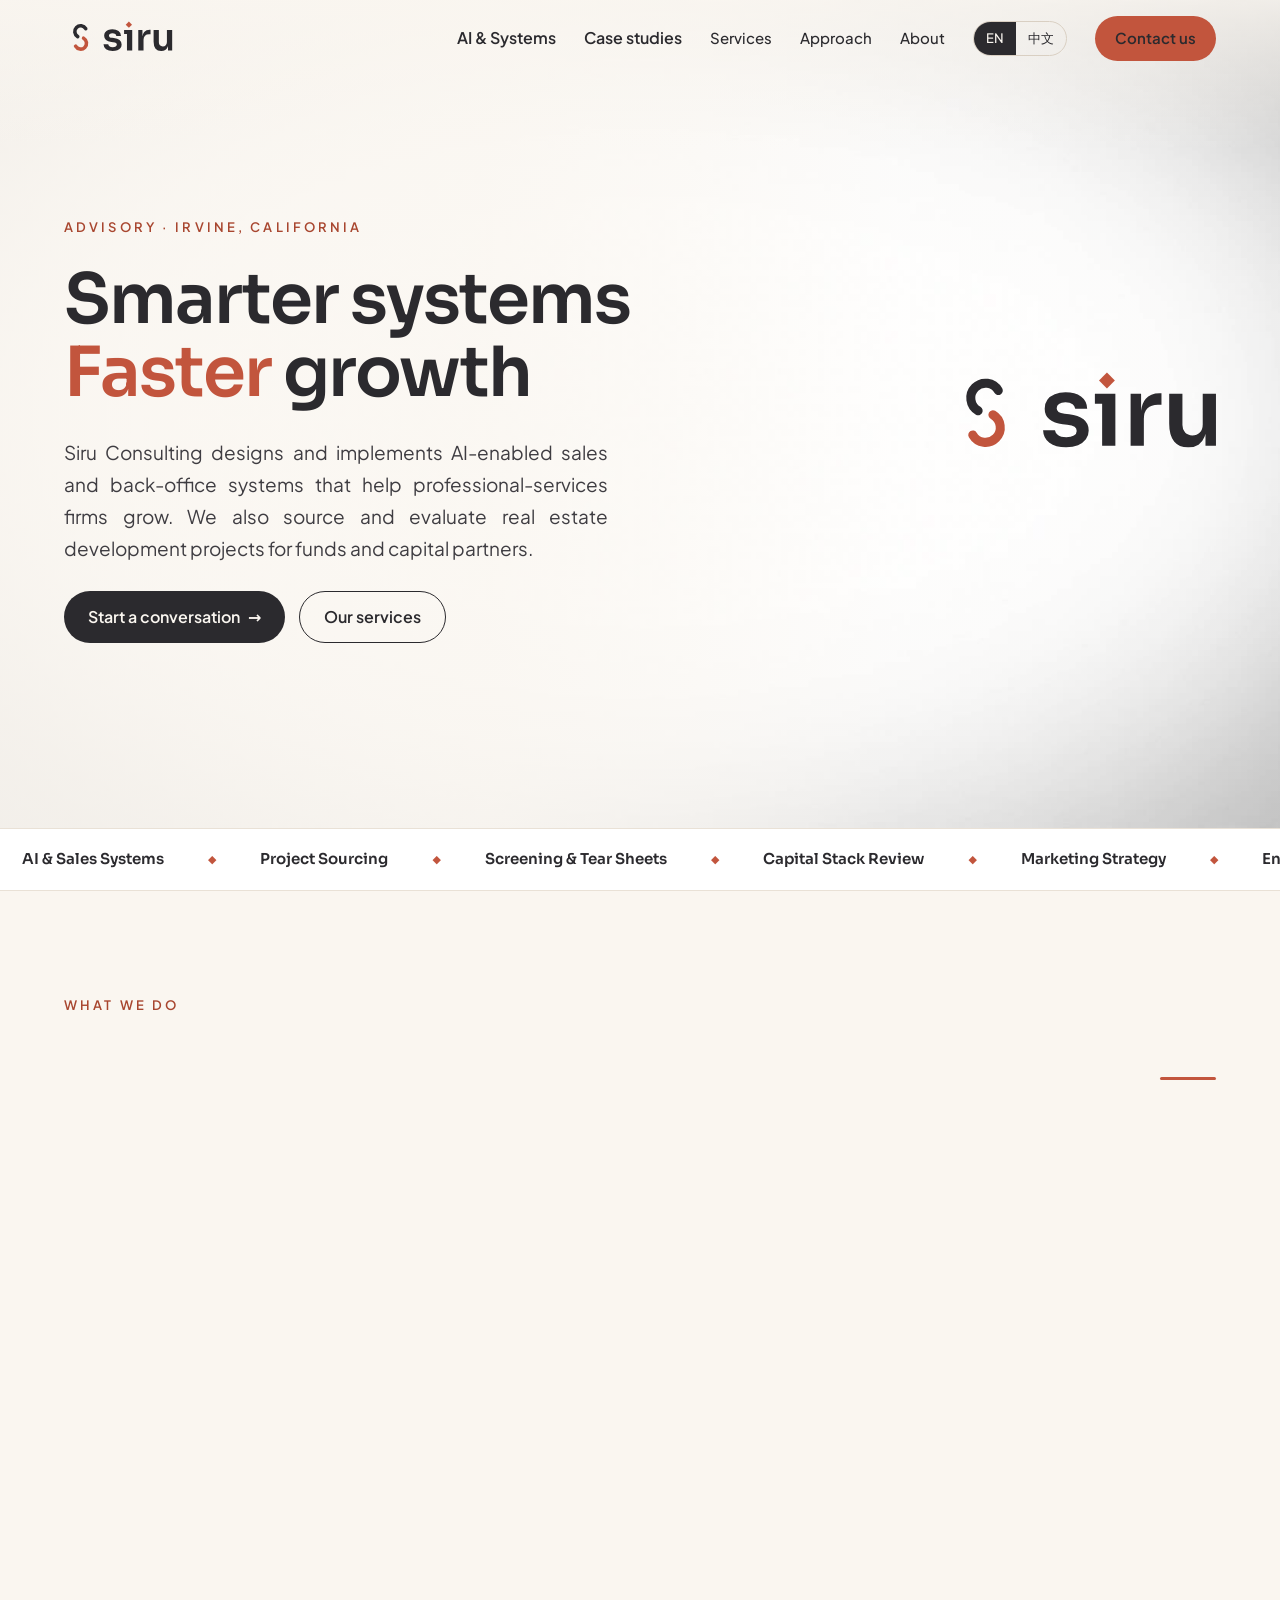
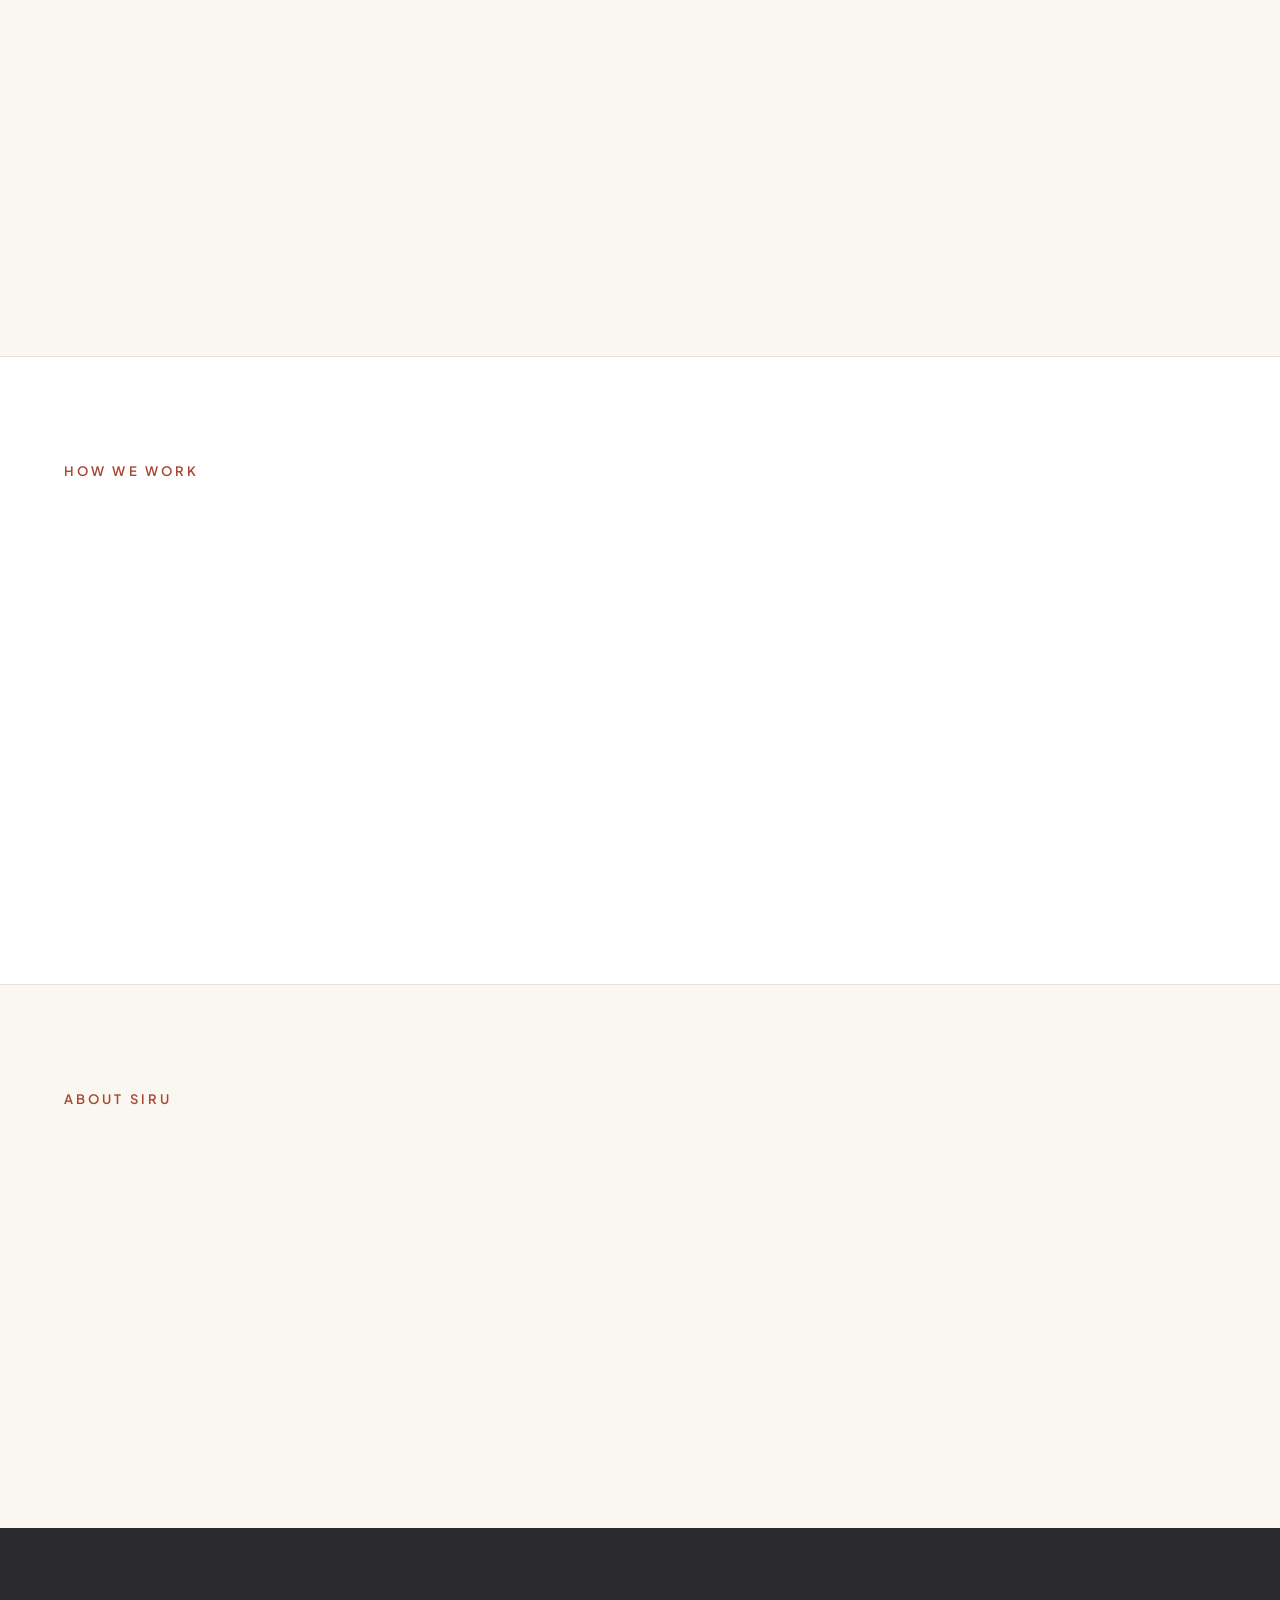
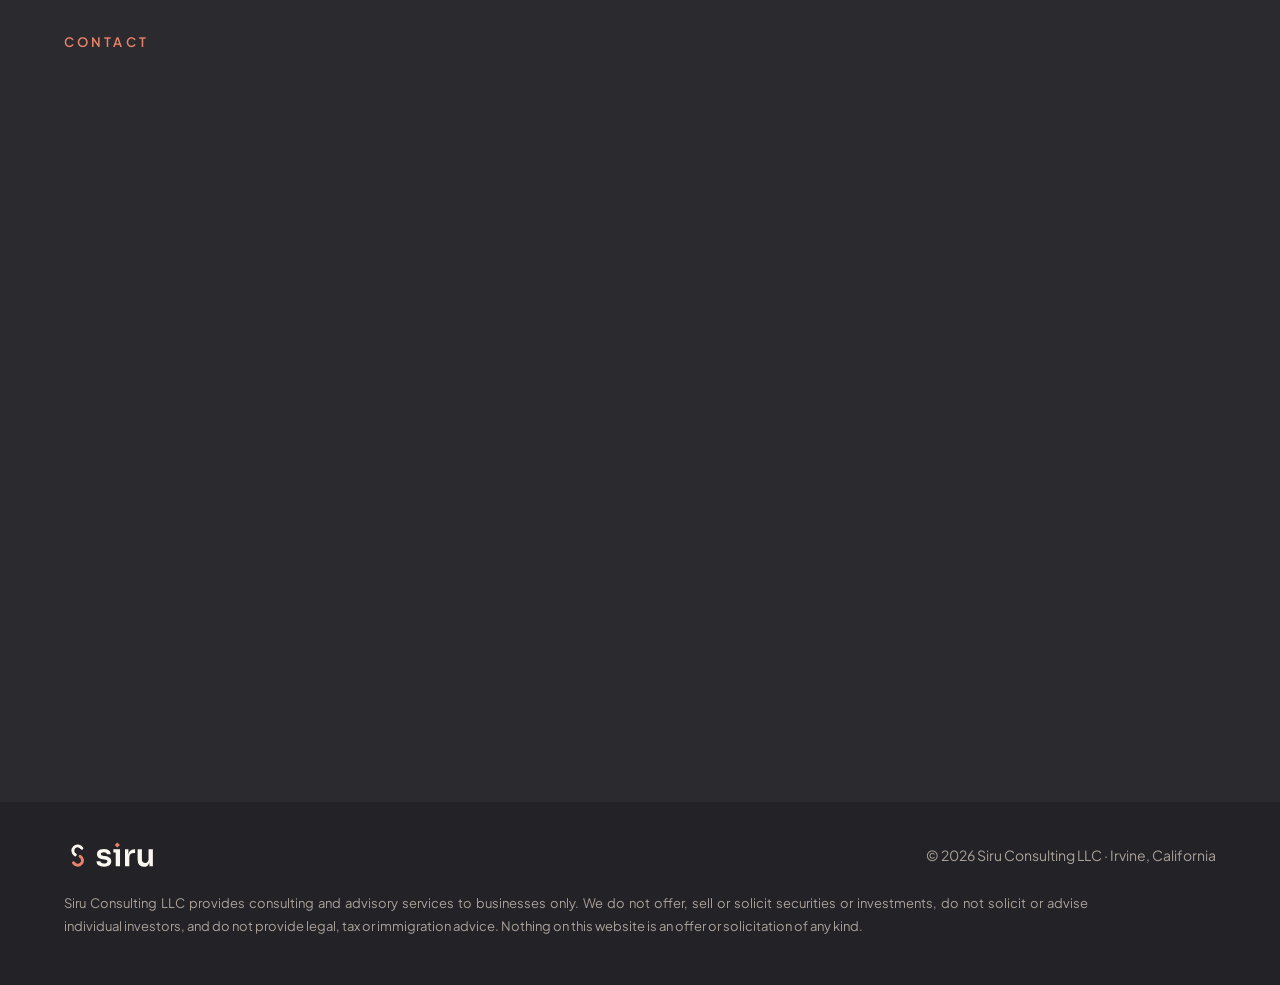
<file: index.html>
<!doctype html>
<html lang="en">
<head>
<meta charset="utf-8">
<meta name="viewport" content="width=device-width, initial-scale=1">
<meta http-equiv="Content-Security-Policy" content="default-src 'self'; script-src 'self' https://hcaptcha.com https://*.hcaptcha.com; style-src 'self' https://hcaptcha.com https://*.hcaptcha.com; img-src 'self'; font-src 'self'; connect-src https://api.web3forms.com https://hcaptcha.com https://*.hcaptcha.com; frame-src https://hcaptcha.com https://*.hcaptcha.com; object-src 'none'; base-uri 'self'; form-action https://api.web3forms.com; upgrade-insecure-requests">
<meta name="referrer" content="strict-origin-when-cross-origin">
<title>Siru Consulting | AI Systems, Marketing &amp; Project Advisory</title>
<meta name="description" content="Siru Consulting is an Irvine, California advisory firm. We design and implement AI-enabled sales and back-office systems for professional-services firms, and source and evaluate real estate development projects for funds and capital partners.">
<link rel="canonical" href="https://siruconsult.com/">
<link rel="alternate" hreflang="en" href="https://siruconsult.com/">
<link rel="alternate" hreflang="zh-Hans" href="https://siruconsult.com/zh/">
<link rel="alternate" hreflang="x-default" href="https://siruconsult.com/">
<meta property="og:type" content="website">
<meta property="og:site_name" content="Siru Consulting">
<meta property="og:title" content="Siru Consulting | AI Systems, Marketing &amp; Project Advisory">
<meta property="og:description" content="Siru Consulting is an Irvine, California advisory firm. We design and implement AI-enabled sales and back-office systems for professional-services firms, and source and evaluate real estate development projects for funds and capital partners.">
<meta property="og:url" content="https://siruconsult.com/">
<meta property="og:image" content="https://siruconsult.com/assets/img/og-image.png?v=3">
<meta property="og:locale" content="en_US">
<meta property="og:locale:alternate" content="zh_CN">
<meta name="twitter:card" content="summary_large_image">
<meta name="theme-color" content="#FAF6F0">
<link rel="icon" href="assets/img/favicon.svg" type="image/svg+xml">
<link rel="icon" href="assets/img/favicon-32.png" sizes="32x32" type="image/png">
<link rel="apple-touch-icon" href="assets/img/apple-touch-icon.png">
<link rel="preload" href="assets/fonts/sora-latin-600-normal.woff2" as="font" type="font/woff2" crossorigin>
<link rel="stylesheet" href="assets/site.css">
<script src="assets/site.js"></script>
<script src="https://js.hcaptcha.com/1/api.js?hl=en" async defer></script>
<script type="application/ld+json">{"@context": "https://schema.org", "@type": "ProfessionalService", "name": "Siru Consulting LLC", "url": "https://siruconsult.com/", "email": "info@siruconsult.com", "telephone": "+19499098989", "address": {"@type": "PostalAddress", "addressLocality": "Irvine", "addressRegion": "CA", "addressCountry": "US"}, "logo": "https://siruconsult.com/assets/img/siru-lockup.svg"}</script>
</head>
<body class="has-hv">
<a class="skip" href="#main">Skip to content</a>
<header class="site-header">
  <div class="wrap nav">
    <a class="brand" href="./"><img src="assets/img/siru-lockup.svg" alt="Siru Consulting — home" width="112" height="34"></a>
    <nav class="nav-links" aria-label="Main">
      <a class="nav-page" href="ai-systems/">AI & Systems</a>
      <a class="nav-page" href="work/">Case studies</a>
      <a class="link" href="#services">Services</a>
      <a class="link" href="#approach">Approach</a>
      <a class="link" href="#about">About</a>
      <span class="lang" role="group" aria-label="Language / 语言">
        <a class="lang-link" href="./" hreflang="en" lang="en" aria-current="true">EN</a>
        <a class="lang-link" href="zh/" hreflang="zh-Hans" lang="zh-Hans" aria-current="false">中文</a>
      </span>
      <a class="btn btn-primary" href="#contact">Contact us</a>
    </nav>
  </div>
</header>
<main id="main">
  <section class="hv" id="top">
    <div class="hv-media" aria-hidden="true">
      <video class="hv-video" autoplay muted playsinline webkit-playsinline x5-playsinline x5-video-player-type="h5-page" disablepictureinpicture preload="none" poster="assets/video/hero-poster.jpg" data-src="assets/video/hero.mp4" data-src-mobile="assets/video/hero-720.mp4"></video>
      <div class="hv-end"></div>
      <div class="hv-scrim"></div>
      <img class="hv-logo" src="assets/img/siru-lockup.svg" alt="" width="296" height="90">
    </div>
    <div class="wrap hv-inner">
      <div class="hero-copy">
        <div class="eyebrow anim a0">Advisory · Irvine, California</div>
        <h1><span class="line anim a1">Smarter systems</span><span class="line anim a2"><em>Faster</em> growth</span></h1>
        <p class="lead anim a3">Siru Consulting designs and implements AI-enabled sales and back-office systems that help professional-services firms grow. We also source and evaluate real estate development projects for funds and capital partners.</p>
        <div class="actions anim a4">
          <a class="btn btn-dark" href="mailto:info@siruconsult.com">Start a conversation <span class="arrow" aria-hidden="true">→</span></a>
          <a class="btn btn-ghost" href="#services">Our services</a>
        </div>
      </div>
    </div>
    <button class="hv-toggle" type="button" hidden aria-label="Pause background video" data-label-pause="Pause background video" data-label-play="Play background video">
      <svg class="i-pause" viewBox="0 0 24 24" aria-hidden="true"><rect x="6" y="5" width="4" height="14" rx="1"/><rect x="14" y="5" width="4" height="14" rx="1"/></svg>
      <svg class="i-play" viewBox="0 0 24 24" aria-hidden="true"><path d="M8 5.5v13l11-6.5z"/></svg>
    </button>
  </section>

  <div class="marquee" aria-label="AI & Sales Systems · Project Sourcing · Screening & Tear Sheets · Capital Stack Review · Marketing Strategy · English · 中文">
    <div class="marquee-track">
      <ul><li>AI &amp; Sales Systems</li><li class="dot" aria-hidden="true">◆</li><li>Project Sourcing</li><li class="dot" aria-hidden="true">◆</li><li>Screening &amp; Tear Sheets</li><li class="dot" aria-hidden="true">◆</li><li>Capital Stack Review</li><li class="dot" aria-hidden="true">◆</li><li>Marketing Strategy</li><li class="dot" aria-hidden="true">◆</li><li>English · 中文</li><li class="dot" aria-hidden="true">◆</li></ul>
      <ul aria-hidden="true"><li>AI &amp; Sales Systems</li><li class="dot" aria-hidden="true">◆</li><li>Project Sourcing</li><li class="dot" aria-hidden="true">◆</li><li>Screening &amp; Tear Sheets</li><li class="dot" aria-hidden="true">◆</li><li>Capital Stack Review</li><li class="dot" aria-hidden="true">◆</li><li>Marketing Strategy</li><li class="dot" aria-hidden="true">◆</li><li>English · 中文</li><li class="dot" aria-hidden="true">◆</li></ul>
    </div>
  </div>

  <section class="wrap section" id="services">
    <div class="section-head">
      <div class="titles"><div class="eyebrow">What we do</div><h2 class="reveal">Our practice areas</h2></div>
      <div class="rule" aria-hidden="true"></div>
    </div>
    <div class="cards">
      <article class="card dark reveal d1">
        <div class="card-l"><div class="num">01</div><h3>AI & Sales Systems</h3><a class="card-more" href="ai-systems/">Learn more <span aria-hidden="true">→</span></a></div>
        <div class="card-r"><p>We design back-office and sales systems around the way your team works, covering case management, billing, client development and reporting. AI is applied where it reduces manual work.</p><ul class="tags"><li>Workflow design</li><li>CRM & outreach</li><li>AI tools</li></ul></div>
      </article>
      <article class="card reveal d2">
        <div class="card-l"><div class="num">02</div><h3>Project Sourcing & Advisory</h3></div>
        <div class="card-r"><p>For funds and capital partners, we source real estate development projects, evaluate them against your investment criteria and prepare a concise summary of each.</p><p>For developers, we review project materials and positioning before they are presented to institutional capital partners.</p><ul class="tags"><li>Pipeline</li><li>Tear sheets</li><li>Structure notes</li></ul></div>
      </article>
      <article class="card reveal d3">
        <div class="card-l"><div class="num">03</div><h3>Marketing Strategy</h3></div>
        <div class="card-r"><p>Positioning, bilingual content and channel strategy for professional-services firms serving both English- and Chinese-speaking clients.</p><ul class="tags"><li>Positioning</li><li>Bilingual content</li><li>Channels</li></ul></div>
      </article>
    </div>
  </section>

  <section class="band" id="approach">
    <div class="wrap section">
      <div class="section-head"><div class="titles"><div class="eyebrow">How we work</div><h2 class="reveal">A clear process from criteria to introduction</h2></div></div>
      <ol class="steps reveal">
        <li class="step s0"><div class="n" aria-hidden="true">01</div><h3>Understand</h3><p>We begin with your investment criteria, priorities and constraints.</p></li>
        <li class="step s1"><div class="n" aria-hidden="true">02</div><h3>Source</h3><p>We source projects directly from sponsors and developers and track each one in a shared pipeline.</p></li>
        <li class="step s2"><div class="n" aria-hidden="true">03</div><h3>Screen</h3><p>We assess fit, sponsor track record and capital structure, and raise open questions early.</p></li>
        <li class="step s3"><div class="n" aria-hidden="true">04</div><h3>Present</h3><p>Each project is presented in a one-page summary, with an introduction where there is a fit.</p></li>
      </ol>
    </div>
  </section>

  <section class="wrap section about" id="about">
    <div class="titles"><div class="eyebrow">About Siru</div><h2 class="reveal">Boutique advisory<br>tailored to each client</h2></div>
    <div class="body reveal d1">
      <p>Siru Consulting is an independent advisory firm based in Irvine, California, working in English and Chinese. We advise professional-services firms, real estate developers and capital partners.</p>
      <p>Each engagement is scoped to the client’s needs and handled directly and in confidence. We provide research, analysis and recommendations; investment and business decisions remain with our clients.</p>
      <dl class="facts"><div><dt>Based in</dt><dd>Irvine, California</dd></div><div><dt>Languages</dt><dd>English · 中文</dd></div><div><dt>Clients</dt><dd>Business-to-business only</dd></div></dl>
    </div>
  </section>

  <section class="contact" id="contact">
    <div class="wrap section contact-grid">
      <div class="contact-intro">
        <div class="titles"><div class="eyebrow">Contact</div><h2 class="reveal">Let’s talk about your project</h2></div>
        <p class="contact-lead reveal d1">Tell us a little about what you’re working on and we’ll reply by email.</p>
        <dl class="contact-list reveal d1">
          <div><dt>Email</dt><dd><a href="mailto:info@siruconsult.com">info@siruconsult.com</a></dd></div>
          <div><dt>Phone</dt><dd><a href="tel:+19499098989">(949) 909-8989</a></dd></div>
          <div><dt>Location</dt><dd>Irvine, California</dd></div>
        </dl>
      </div>
      <form class="contact-form reveal d2" id="inquiry" action="https://api.web3forms.com/submit" method="POST" data-subject="Website Inquiry" data-msg-sending="Sending…" data-msg-captcha="Please complete the verification above." data-msg-ok="Thank you. Your message has been sent and we’ll get back to you soon." data-msg-error="Sorry, your message couldn’t be sent. Please try again, or email info@siruconsult.com.">
        <input type="hidden" name="access_key" value="58b29318-6995-4d13-bfb7-60692e9d4abb">
        <input type="hidden" name="subject" value="Website Inquiry">
        <input type="hidden" name="from_name" value="Siru Consulting Website">
        <input type="checkbox" name="botcheck" class="hp" tabindex="-1" autocomplete="off" aria-hidden="true">
        <div class="field-row">
          <div class="field"><label for="f-name">Name <span class="req" aria-hidden="true">*</span></label><input id="f-name" name="name" type="text" autocomplete="name" maxlength="100" required></div>
          <div class="field"><label for="f-email">Email <span class="req" aria-hidden="true">*</span></label><input id="f-email" name="email" type="email" autocomplete="email" maxlength="200" required></div>
        </div>
        <div class="field"><label for="f-phone">Phone <span class="opt">(optional)</span></label><input id="f-phone" name="phone" type="tel" autocomplete="tel" maxlength="40"></div>
        <div class="field"><label for="f-message">Message <span class="req" aria-hidden="true">*</span></label><textarea id="f-message" name="message" rows="5" maxlength="5000" required></textarea></div>
        <div class="captcha"><div class="h-captcha" data-sitekey="50b2fe65-b00b-4b9e-ad62-3ba471098be2" data-theme="dark"></div></div>
        <div class="form-foot">
          <button class="btn btn-primary" type="submit">Send message <span class="arrow" aria-hidden="true">→</span></button>
          <p class="form-note">We’ll only use your details to get back to you, and keep them confidential.</p>
        </div>
        <p class="form-status" role="status" aria-live="polite"></p>
      </form>
    </div>
  </section>
</main>
<footer class="site-footer">
  <div class="wrap footer-inner">
    <div class="footer-top">
      <img src="assets/img/siru-lockup-reverse.svg" alt="Siru Consulting" width="92" height="28">
      <span>© 2026 Siru Consulting LLC · Irvine, California</span>
    </div>
    <p class="disclaimer">Siru Consulting LLC provides consulting and advisory services to businesses only. We do not offer, sell or solicit securities or investments, do not solicit or advise individual investors, and do not provide legal, tax or immigration advice. Nothing on this website is an offer or solicitation of any kind.</p>
  </div>
</footer>
</body>
</html>
</file>
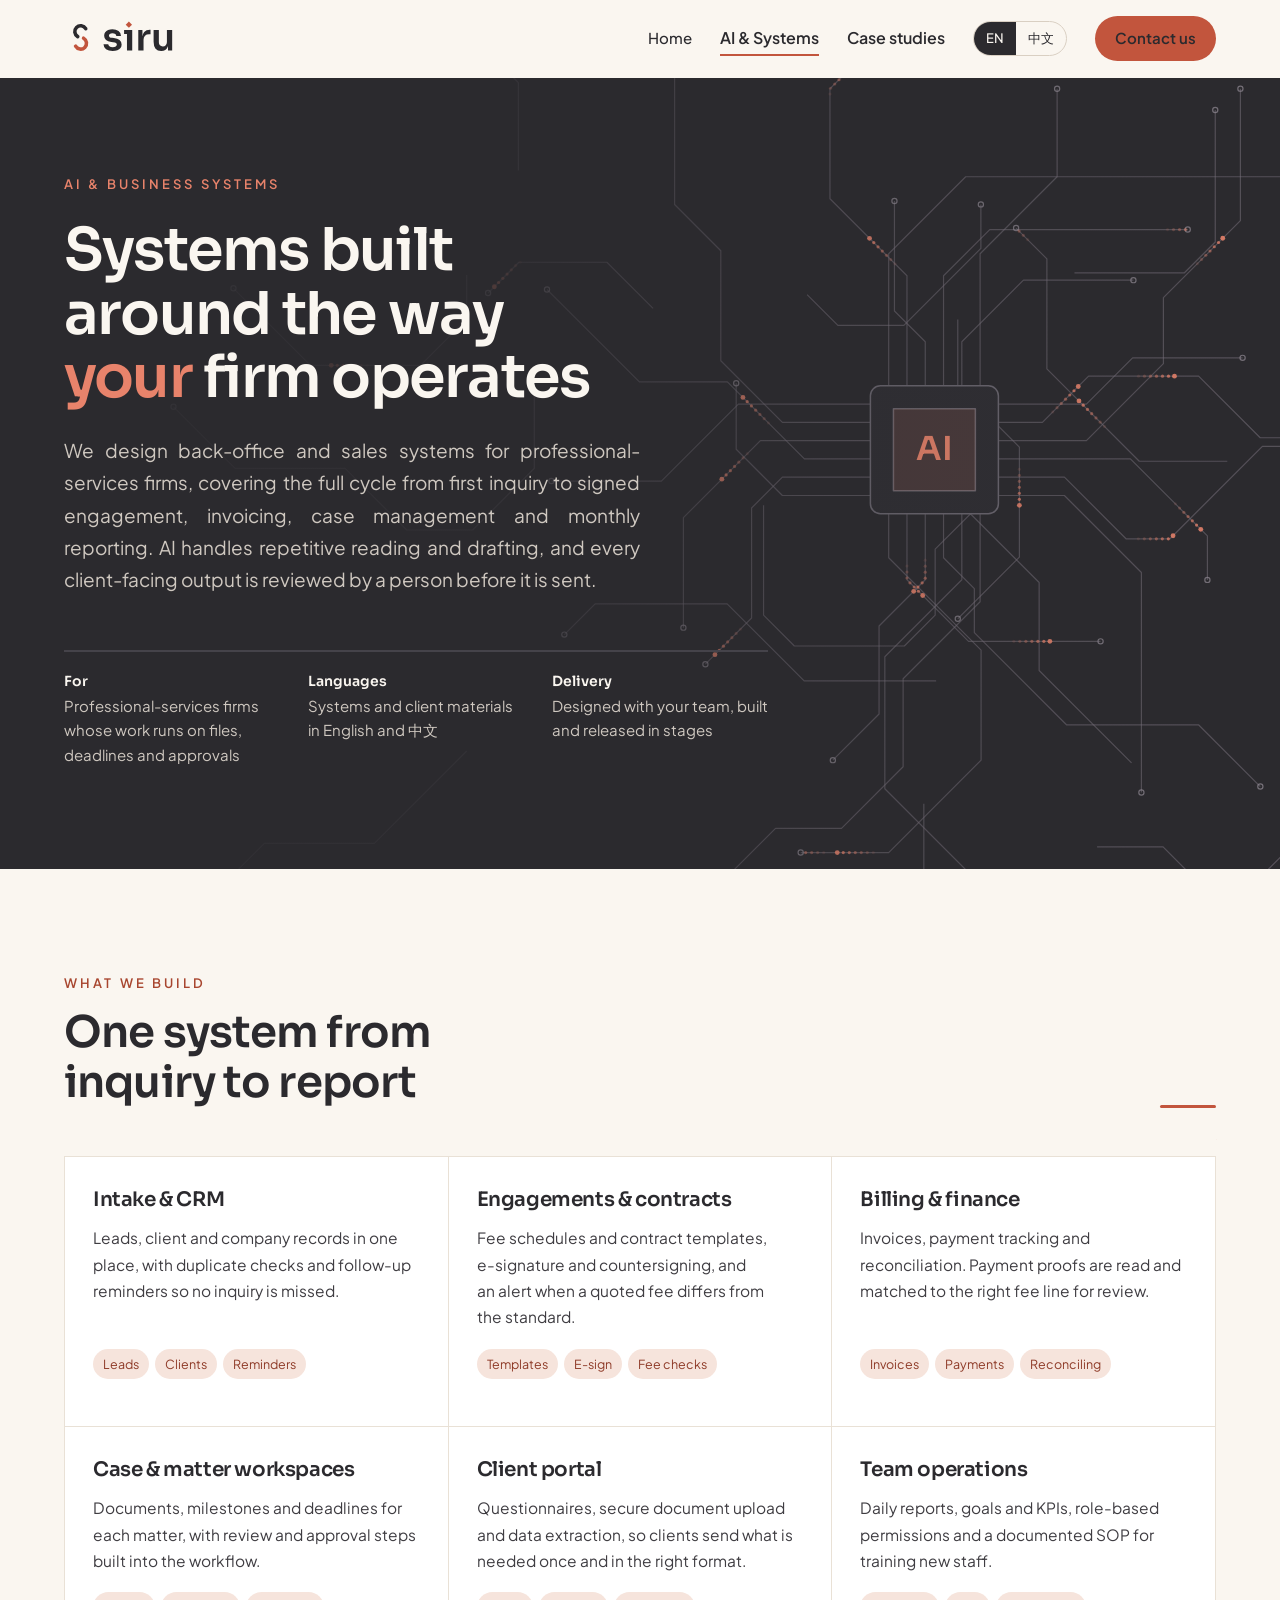
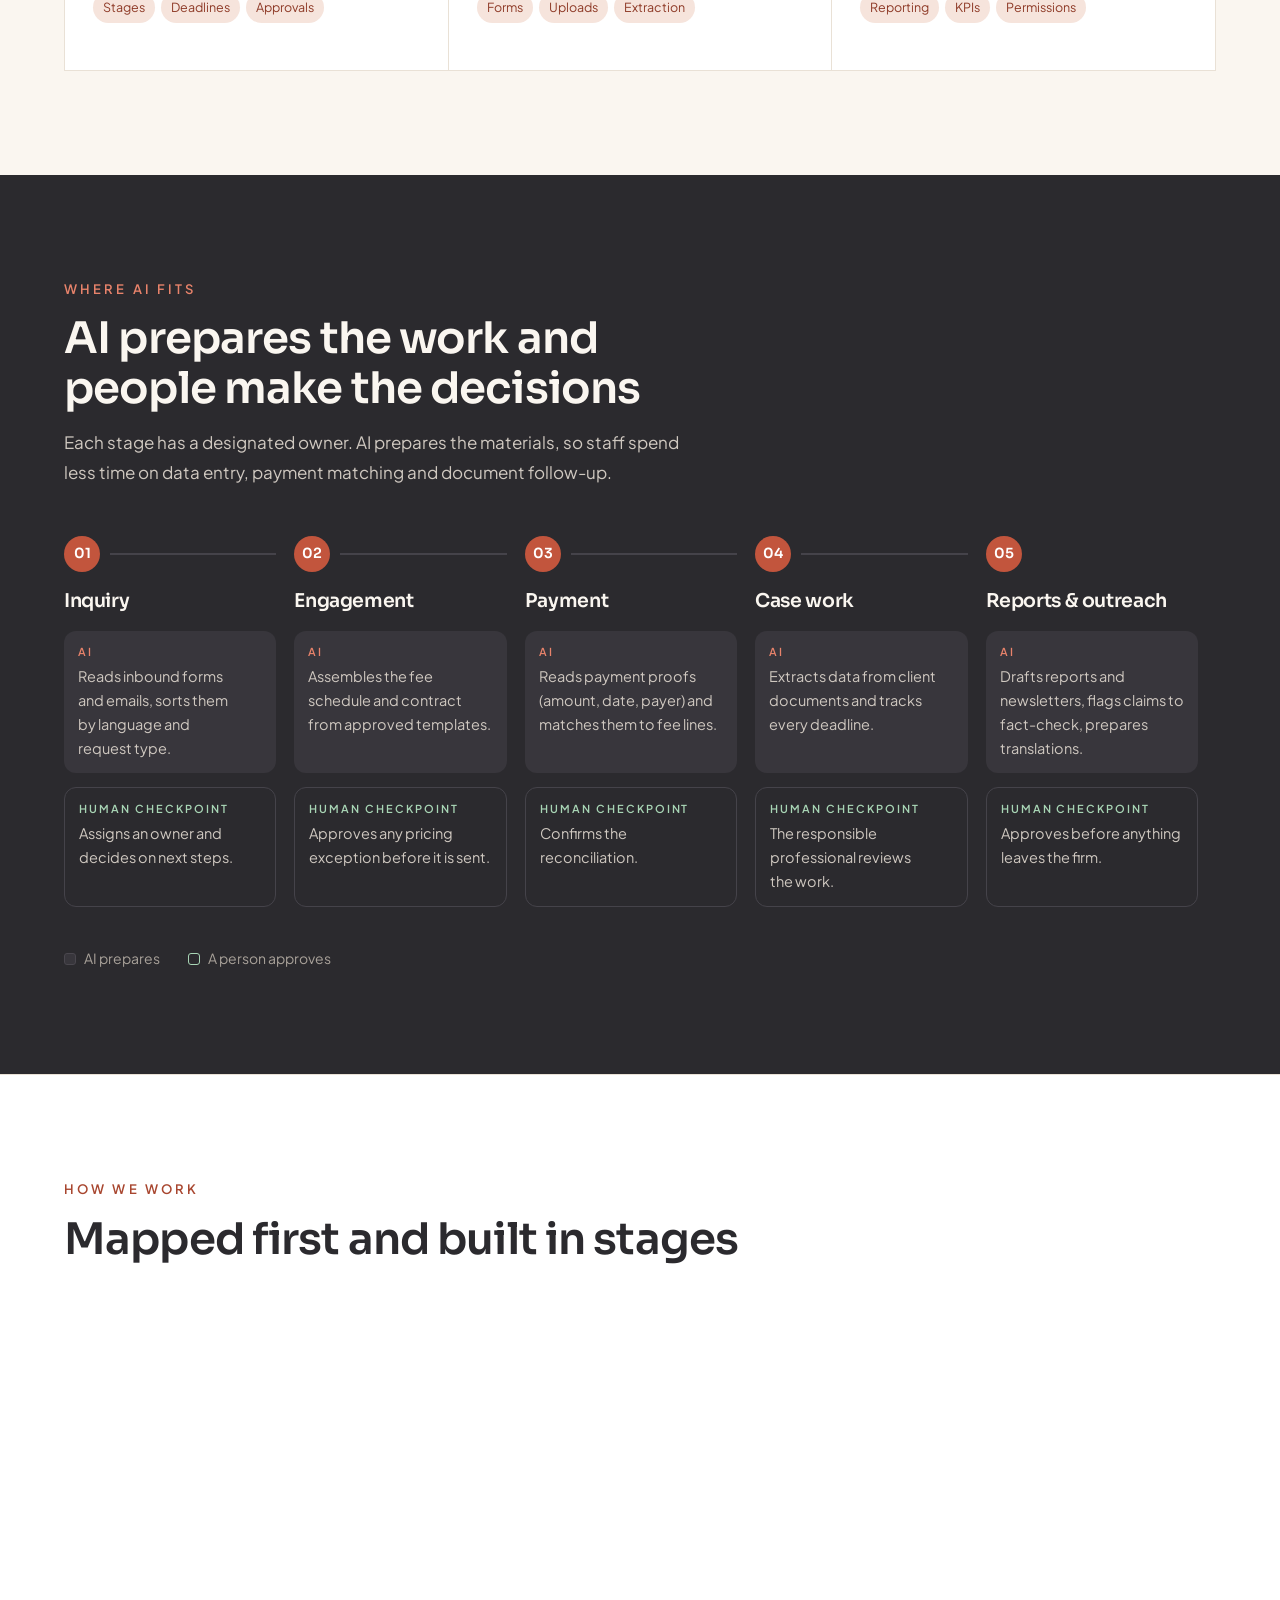
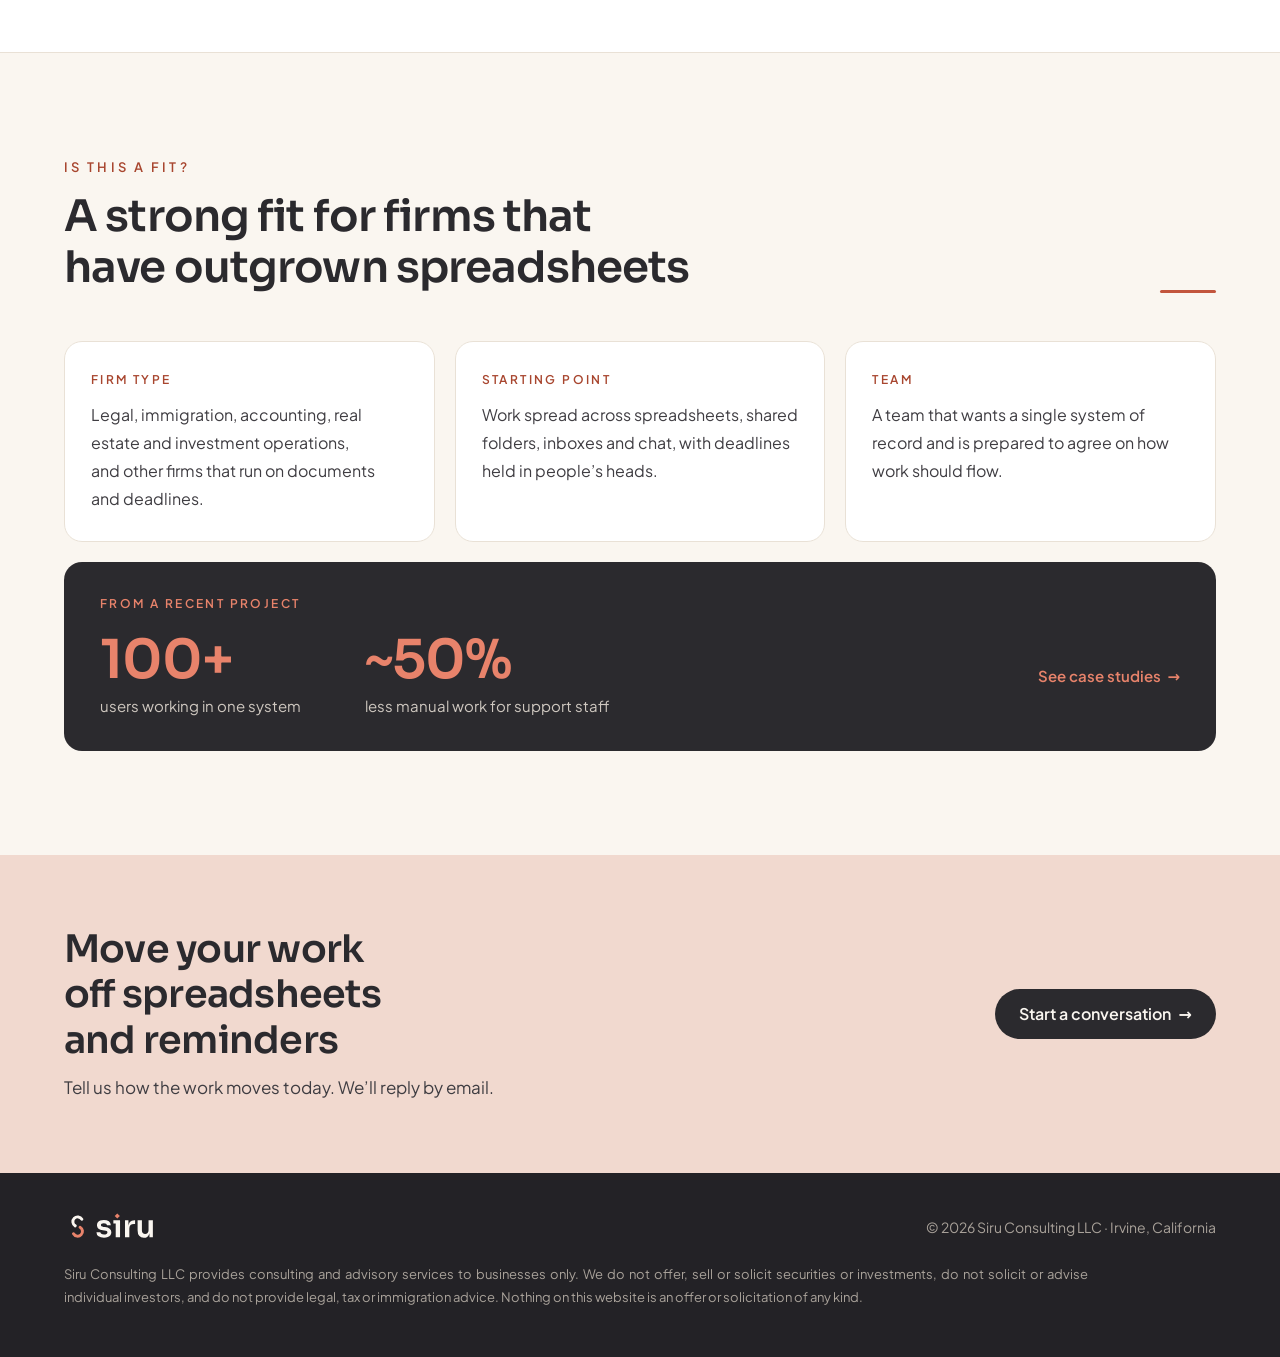
<file: ai-systems/index.html>
<!doctype html>
<html lang="en">
<head>
<meta charset="utf-8">
<meta name="viewport" content="width=device-width, initial-scale=1">
<meta http-equiv="Content-Security-Policy" content="default-src 'self'; script-src 'self'; style-src 'self'; img-src 'self'; font-src 'self'; connect-src 'none'; object-src 'none'; base-uri 'self'; form-action 'none'; upgrade-insecure-requests">
<meta name="referrer" content="strict-origin-when-cross-origin">
<title>AI &amp; Business Systems | Siru Consulting</title>
<meta name="description" content="Back-office and sales systems for professional-services firms, from first inquiry to monthly reporting. AI handles repetitive reading and drafting, and every client-facing output is reviewed by a person.">
<link rel="canonical" href="https://siruconsult.com/ai-systems/">
<link rel="alternate" hreflang="en" href="https://siruconsult.com/ai-systems/">
<link rel="alternate" hreflang="zh-Hans" href="https://siruconsult.com/zh/ai-systems/">
<link rel="alternate" hreflang="x-default" href="https://siruconsult.com/ai-systems/">
<meta property="og:type" content="website">
<meta property="og:site_name" content="Siru Consulting">
<meta property="og:title" content="AI &amp; Business Systems | Siru Consulting">
<meta property="og:description" content="Back-office and sales systems for professional-services firms, from first inquiry to monthly reporting. AI handles repetitive reading and drafting, and every client-facing output is reviewed by a person.">
<meta property="og:url" content="https://siruconsult.com/ai-systems/">
<meta property="og:image" content="https://siruconsult.com/assets/img/og-image.png?v=3">
<meta property="og:locale" content="en_US">
<meta property="og:locale:alternate" content="zh_CN">
<meta name="twitter:card" content="summary_large_image">
<meta name="theme-color" content="#FAF6F0">
<link rel="icon" href="../assets/img/favicon.svg" type="image/svg+xml">
<link rel="icon" href="../assets/img/favicon-32.png" sizes="32x32" type="image/png">
<link rel="apple-touch-icon" href="../assets/img/apple-touch-icon.png">
<link rel="preload" href="../assets/fonts/sora-latin-600-normal.woff2" as="font" type="font/woff2" crossorigin>
<link rel="stylesheet" href="../assets/site.css">
<link rel="stylesheet" href="../assets/pages.css">
<script src="../assets/site.js"></script>
<script src="../assets/circuit.js" defer></script>
</head>
<body>
<a class="skip" href="#main">Skip to content</a>
<header class="site-header">
  <div class="wrap nav">
    <a class="brand" href="../"><img src="../assets/img/siru-lockup.svg" alt="Siru Consulting — home" width="112" height="34"></a>
    <nav class="nav-links" aria-label="Main">
      <a class="link" href="../">Home</a>
      <a class="nav-page" href="./" aria-current="page">AI & Systems</a>
      <a class="nav-page" href="../work/">Case studies</a>
      <span class="lang" role="group" aria-label="Language / 语言">
        <a class="lang-link" href="./" hreflang="en" lang="en" aria-current="true">EN</a>
        <a class="lang-link" href="../zh/ai-systems/" hreflang="zh-Hans" lang="zh-Hans" aria-current="false">中文</a>
      </span>
      <a class="btn btn-primary" href="../#contact">Contact us</a>
    </nav>
  </div>
</header>
<main id="main">
<section class="ph ph-dark"><canvas class="circuit" data-mode="dark" aria-hidden="true"></canvas><div class="ph-scrim" aria-hidden="true"></div><div class="wrap">
  <div class="ph-copy"><div class="eyebrow">AI & Business Systems</div><h1>Systems built around the way <em>your</em> firm operates</h1><p class="lead">We design back-office and sales systems for professional-services firms, covering the full cycle from first inquiry to signed engagement, invoicing, case management and monthly reporting. AI handles repetitive reading and drafting, and every client-facing output is reviewed by a person before it is sent.</p></div>
  <dl class="ph-aside"><div><dt>For</dt><dd>Professional-services firms whose work runs on files, deadlines and approvals</dd></div><div><dt>Languages</dt><dd>Systems and client materials in English and 中文</dd></div><div><dt>Delivery</dt><dd>Designed with your team, built and released in stages</dd></div></dl>
</div></section>
<section class="wrap section">
  <div class="section-head"><div class="titles"><div class="eyebrow">What we build</div><h2>One system from inquiry to report</h2></div><div class="rule" aria-hidden="true"></div></div>
  <div class="mods"><article class="mod"><h3>Intake & CRM</h3><p>Leads, client and company records in one place, with duplicate checks and follow-up reminders so no inquiry is missed.</p><ul class="tags"><li>Leads</li><li>Clients</li><li>Reminders</li></ul></article><article class="mod"><h3>Engagements & contracts</h3><p>Fee schedules and contract templates, e-signature and countersigning, and an alert when a quoted fee differs from the standard.</p><ul class="tags"><li>Templates</li><li>E-sign</li><li>Fee checks</li></ul></article><article class="mod"><h3>Billing & finance</h3><p>Invoices, payment tracking and reconciliation. Payment proofs are read and matched to the right fee line for review.</p><ul class="tags"><li>Invoices</li><li>Payments</li><li>Reconciling</li></ul></article><article class="mod"><h3>Case & matter workspaces</h3><p>Documents, milestones and deadlines for each matter, with review and approval steps built into the workflow.</p><ul class="tags"><li>Stages</li><li>Deadlines</li><li>Approvals</li></ul></article><article class="mod"><h3>Client portal</h3><p>Questionnaires, secure document upload and data extraction, so clients send what is needed once and in the right format.</p><ul class="tags"><li>Forms</li><li>Uploads</li><li>Extraction</li></ul></article><article class="mod"><h3>Team operations</h3><p>Daily reports, goals and KPIs, role-based permissions and a documented SOP for training new staff.</p><ul class="tags"><li>Reporting</li><li>KPIs</li><li>Permissions</li></ul></article></div>
</section>
<section class="flow-band"><div class="wrap section">
  <div class="section-head"><div class="titles"><div class="eyebrow">Where AI fits</div><h2>AI prepares the work and people make the decisions</h2><p class="section-intro">Each stage has a designated owner. AI prepares the materials, so staff spend less time on data entry, payment matching and document follow-up.</p></div></div>
  <ol class="flow"><li><div class="stage"><span class="dotn">01</span><span class="line"></span></div><h3>Inquiry</h3><p class="ai"><span class="k">AI</span>Reads inbound forms and emails, sorts them by language and request type.</p><p class="hu"><span class="k">Human checkpoint</span>Assigns an owner and decides on next steps.</p></li><li><div class="stage"><span class="dotn">02</span><span class="line"></span></div><h3>Engagement</h3><p class="ai"><span class="k">AI</span>Assembles the fee schedule and contract from approved templates.</p><p class="hu"><span class="k">Human checkpoint</span>Approves any pricing exception before it is sent.</p></li><li><div class="stage"><span class="dotn">03</span><span class="line"></span></div><h3>Payment</h3><p class="ai"><span class="k">AI</span>Reads payment proofs (amount, date, payer) and matches them to fee lines.</p><p class="hu"><span class="k">Human checkpoint</span>Confirms the reconciliation.</p></li><li><div class="stage"><span class="dotn">04</span><span class="line"></span></div><h3>Case work</h3><p class="ai"><span class="k">AI</span>Extracts data from client documents and tracks every deadline.</p><p class="hu"><span class="k">Human checkpoint</span>The responsible professional reviews the work.</p></li><li><div class="stage"><span class="dotn">05</span><span class="line"></span></div><h3>Reports & outreach</h3><p class="ai"><span class="k">AI</span>Drafts reports and newsletters, flags claims to fact-check, prepares translations.</p><p class="hu"><span class="k">Human checkpoint</span>Approves before anything leaves the firm.</p></li></ol>
  <div class="flow-legend"><span><i class="l-ai"></i>AI prepares</span><span><i class="l-hu"></i>A person approves</span></div>
</div></section>
<section class="band"><div class="wrap section">
  <div class="section-head"><div class="titles"><div class="eyebrow">How we work</div><h2>Mapped first and built in stages</h2></div></div>
  <ol class="steps reveal"><li class="step s0"><div class="n" aria-hidden="true">01</div><h3>Map the work</h3><p>Before designing anything, we work with your staff to trace real files from start to finish.</p></li><li class="step s1"><div class="n" aria-hidden="true">02</div><h3>Design</h3><p>Data structure, roles, permissions and approval points are agreed with you in plain language.</p></li><li class="step s2"><div class="n" aria-hidden="true">03</div><h3>Build in stages</h3><p>Each release goes to a test site first and is reviewed before it reaches your team.</p></li><li class="step s3"><div class="n" aria-hidden="true">04</div><h3>Hand over</h3><p>We provide guides for each role, set up error alerts and continue to adjust the system as your needs change.</p></li></ol>
</div></section>
<section class="wrap section">
  <div class="section-head"><div class="titles"><div class="eyebrow">Is this a fit?</div><h2>A strong fit for firms that have outgrown spreadsheets</h2></div><div class="rule" aria-hidden="true"></div></div>
  <div class="fit-grid"><div class="fit-card"><div class="fit-k">Firm type</div><p>Legal, immigration, accounting, real estate and investment operations, and other firms that run on documents and deadlines.</p></div><div class="fit-card"><div class="fit-k">Starting point</div><p>Work spread across spreadsheets, shared folders, inboxes and chat, with deadlines held in people’s heads.</p></div><div class="fit-card"><div class="fit-k">Team</div><p>A team that wants a single system of record and is prepared to agree on how work should flow.</p></div><div class="fit-res"><div class="fit-k">From a recent project</div><div class="stats"><div class="stat"><b>100+</b><span>users working in one system</span></div><div class="stat"><b>~50%</b><span>less manual work for support staff</span></div></div><a class="card-more" href="../work/">See case studies <span aria-hidden="true">→</span></a></div></div>
</section>
</main>
<section class="cta">
  <div class="wrap">
    <div><h2>Move your work off spreadsheets and reminders</h2><p>Tell us how the work moves today. We’ll reply by email.</p></div>
    <a class="btn btn-dark" href="../#contact">Start a conversation <span class="arrow" aria-hidden="true">→</span></a>
  </div>
</section>
<footer class="site-footer">
  <div class="wrap footer-inner">
    <div class="footer-top">
      <img src="../assets/img/siru-lockup-reverse.svg" alt="Siru Consulting" width="92" height="28">
      <span>© 2026 Siru Consulting LLC · Irvine, California</span>
    </div>
    <p class="disclaimer">Siru Consulting LLC provides consulting and advisory services to businesses only. We do not offer, sell or solicit securities or investments, do not solicit or advise individual investors, and do not provide legal, tax or immigration advice. Nothing on this website is an offer or solicitation of any kind.</p>
  </div>
</footer>
</body>
</html>
</file>
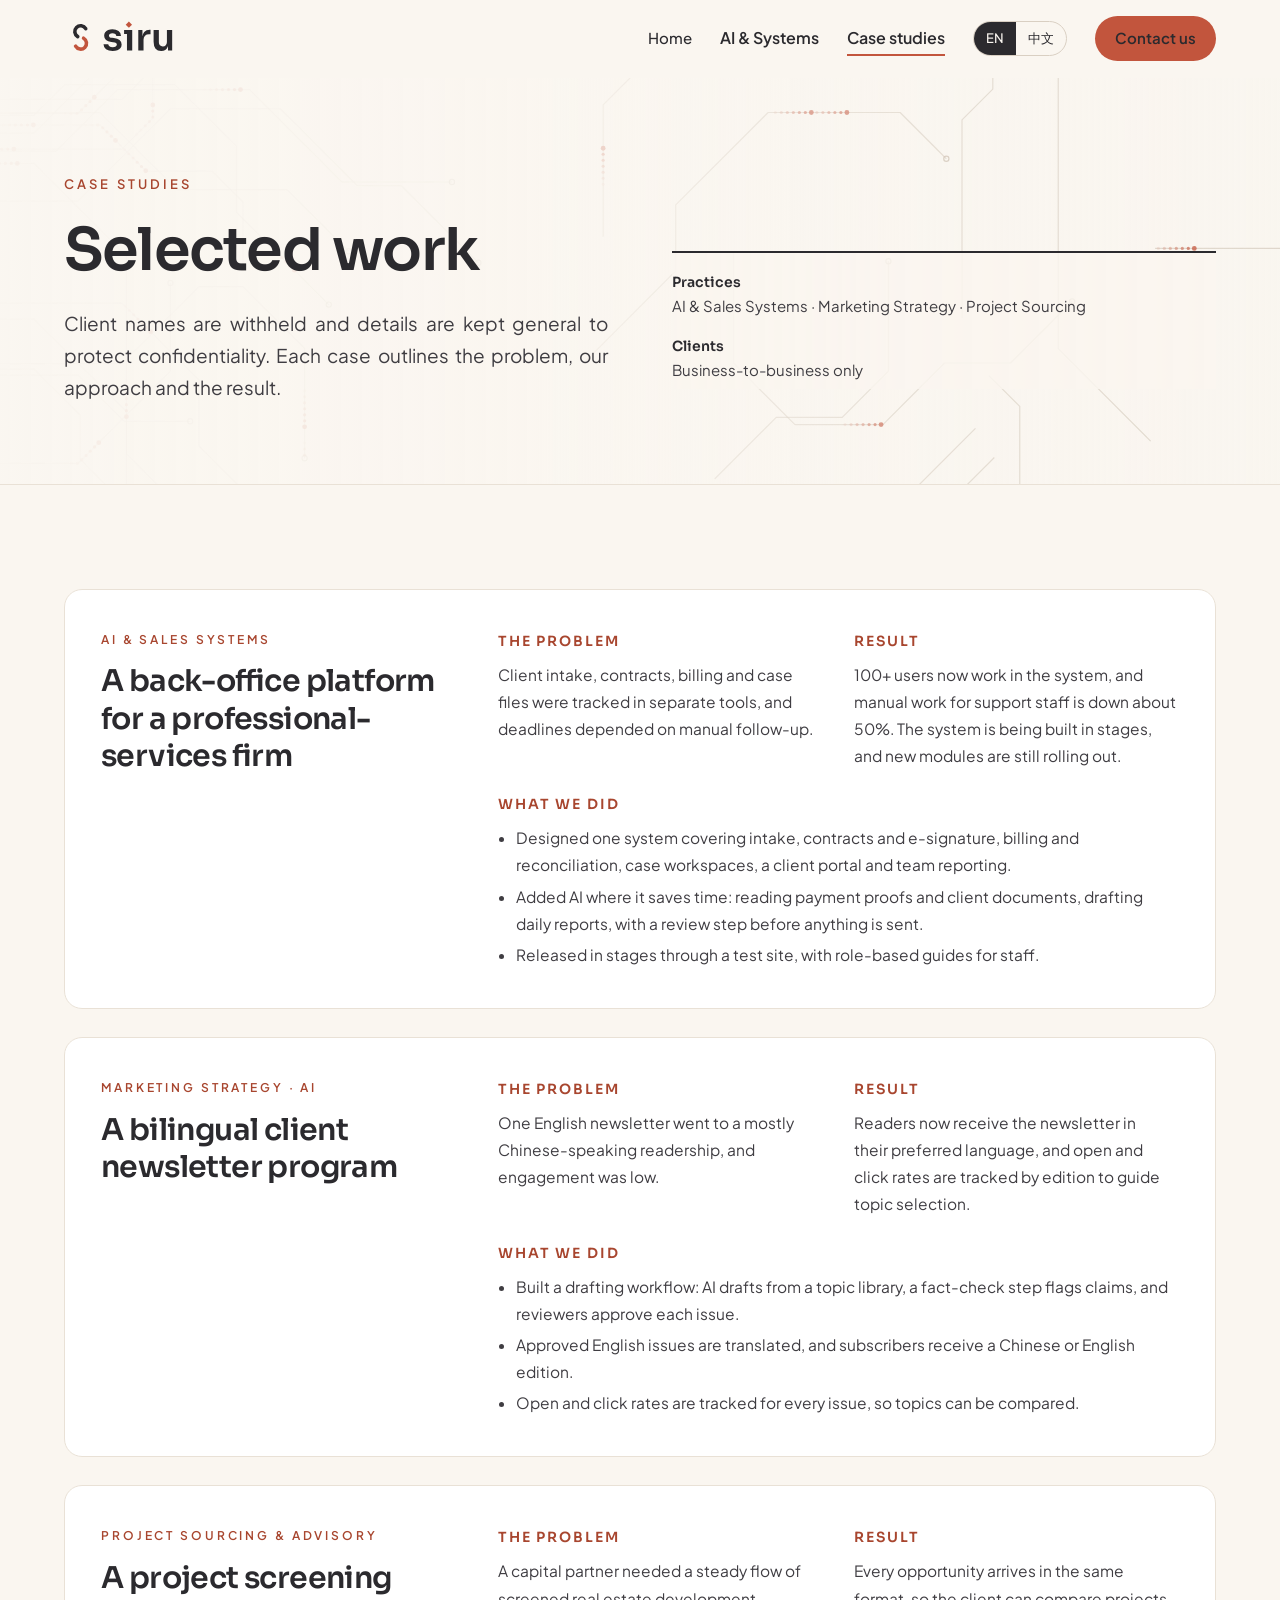
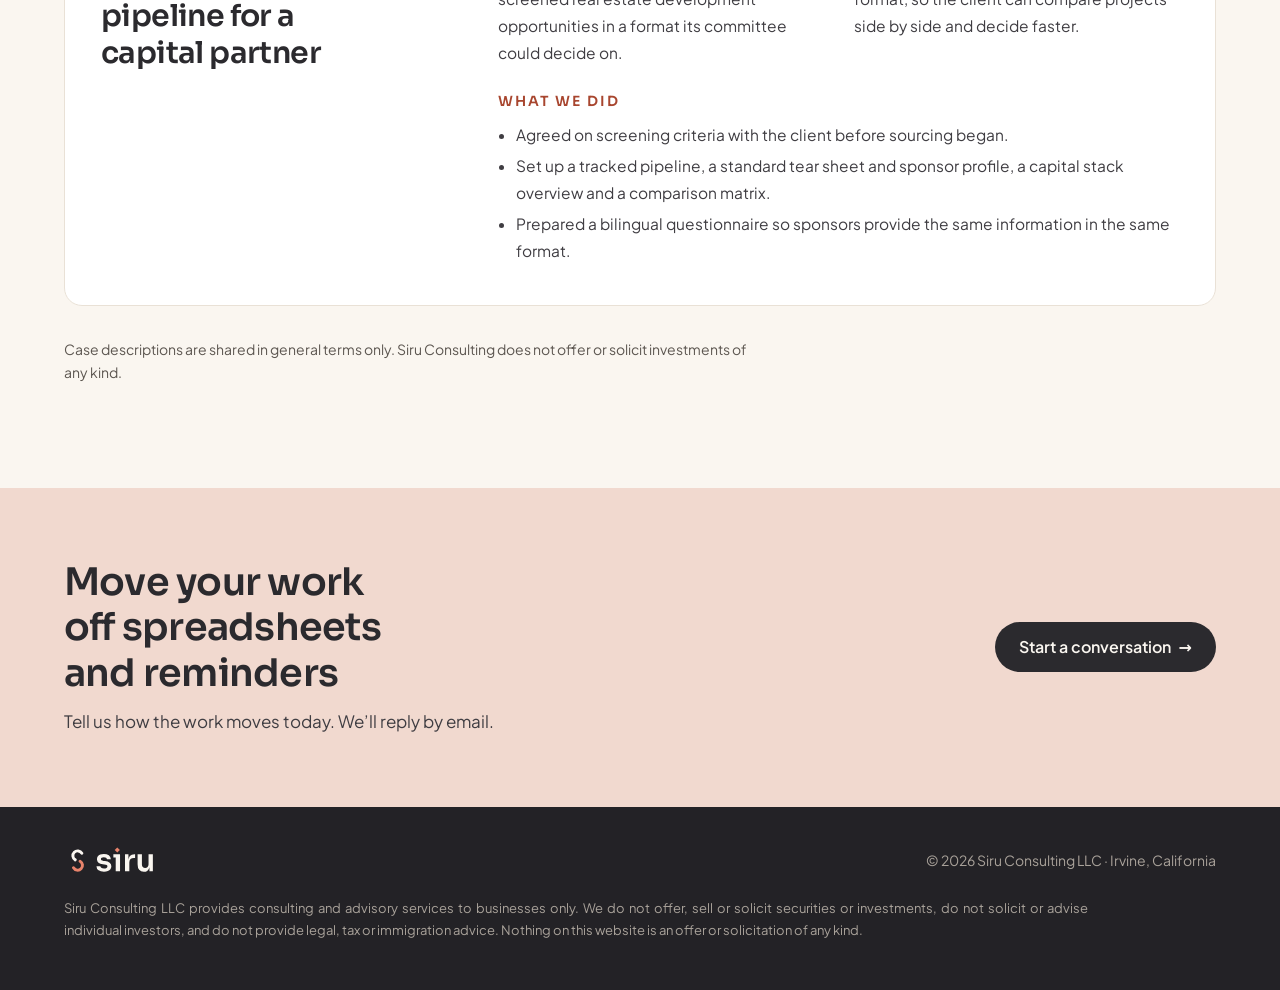
<file: work/index.html>
<!doctype html>
<html lang="en">
<head>
<meta charset="utf-8">
<meta name="viewport" content="width=device-width, initial-scale=1">
<meta http-equiv="Content-Security-Policy" content="default-src 'self'; script-src 'self'; style-src 'self'; img-src 'self'; font-src 'self'; connect-src 'none'; object-src 'none'; base-uri 'self'; form-action 'none'; upgrade-insecure-requests">
<meta name="referrer" content="strict-origin-when-cross-origin">
<title>Case Studies | Siru Consulting</title>
<meta name="description" content="Selected work in AI and sales systems, bilingual marketing and real estate project sourcing. Clients are not named.">
<link rel="canonical" href="https://siruconsult.com/work/">
<link rel="alternate" hreflang="en" href="https://siruconsult.com/work/">
<link rel="alternate" hreflang="zh-Hans" href="https://siruconsult.com/zh/work/">
<link rel="alternate" hreflang="x-default" href="https://siruconsult.com/work/">
<meta property="og:type" content="website">
<meta property="og:site_name" content="Siru Consulting">
<meta property="og:title" content="Case Studies | Siru Consulting">
<meta property="og:description" content="Selected work in AI and sales systems, bilingual marketing and real estate project sourcing. Clients are not named.">
<meta property="og:url" content="https://siruconsult.com/work/">
<meta property="og:image" content="https://siruconsult.com/assets/img/og-image.png?v=3">
<meta property="og:locale" content="en_US">
<meta property="og:locale:alternate" content="zh_CN">
<meta name="twitter:card" content="summary_large_image">
<meta name="theme-color" content="#FAF6F0">
<link rel="icon" href="../assets/img/favicon.svg" type="image/svg+xml">
<link rel="icon" href="../assets/img/favicon-32.png" sizes="32x32" type="image/png">
<link rel="apple-touch-icon" href="../assets/img/apple-touch-icon.png">
<link rel="preload" href="../assets/fonts/sora-latin-600-normal.woff2" as="font" type="font/woff2" crossorigin>
<link rel="stylesheet" href="../assets/site.css">
<link rel="stylesheet" href="../assets/pages.css">
<script src="../assets/site.js"></script>
<script src="../assets/circuit.js" defer></script>
</head>
<body>
<a class="skip" href="#main">Skip to content</a>
<header class="site-header">
  <div class="wrap nav">
    <a class="brand" href="../"><img src="../assets/img/siru-lockup.svg" alt="Siru Consulting — home" width="112" height="34"></a>
    <nav class="nav-links" aria-label="Main">
      <a class="link" href="../">Home</a>
      <a class="nav-page" href="../ai-systems/">AI & Systems</a>
      <a class="nav-page" href="./" aria-current="page">Case studies</a>
      <span class="lang" role="group" aria-label="Language / 语言">
        <a class="lang-link" href="./" hreflang="en" lang="en" aria-current="true">EN</a>
        <a class="lang-link" href="../zh/work/" hreflang="zh-Hans" lang="zh-Hans" aria-current="false">中文</a>
      </span>
      <a class="btn btn-primary" href="../#contact">Contact us</a>
    </nav>
  </div>
</header>
<main id="main">
<section class="ph ph-light"><canvas class="circuit" data-mode="light" aria-hidden="true"></canvas><div class="ph-scrim" aria-hidden="true"></div><div class="wrap">
  <div class="ph-copy"><div class="eyebrow">Case studies</div><h1>Selected work</h1><p class="lead">Client names are withheld and details are kept general to protect confidentiality. Each case outlines the problem, our approach and the result.</p></div>
  <dl class="ph-aside"><div><dt>Practices</dt><dd>AI & Sales Systems · Marketing Strategy · Project Sourcing</dd></div><div><dt>Clients</dt><dd>Business-to-business only</dd></div></dl>
</div></section>
<section class="wrap section">
  <div class="cases"><article class="case">
  <div class="case-head"><div class="eyebrow">AI & Sales Systems</div><h2>A back-office platform for a professional-services firm</h2></div>
  <div class="case-body">
    <div><h3>The problem</h3><p>Client intake, contracts, billing and case files were tracked in separate tools, and deadlines depended on manual follow-up.</p></div>
    <div><h3>Result</h3><p>100+ users now work in the system, and manual work for support staff is down about 50%. The system is being built in stages, and new modules are still rolling out.</p></div>
    <div class="wide"><h3>What we did</h3><ul><li>Designed one system covering intake, contracts and e-signature, billing and reconciliation, case workspaces, a client portal and team reporting.</li><li>Added AI where it saves time: reading payment proofs and client documents, drafting daily reports, with a review step before anything is sent.</li><li>Released in stages through a test site, with role-based guides for staff.</li></ul></div>
  </div>
</article><article class="case">
  <div class="case-head"><div class="eyebrow">Marketing Strategy · AI</div><h2>A bilingual client newsletter program</h2></div>
  <div class="case-body">
    <div><h3>The problem</h3><p>One English newsletter went to a mostly Chinese-speaking readership, and engagement was low.</p></div>
    <div><h3>Result</h3><p>Readers now receive the newsletter in their preferred language, and open and click rates are tracked by edition to guide topic selection.</p></div>
    <div class="wide"><h3>What we did</h3><ul><li>Built a drafting workflow: AI drafts from a topic library, a fact-check step flags claims, and reviewers approve each issue.</li><li>Approved English issues are translated, and subscribers receive a Chinese or English edition.</li><li>Open and click rates are tracked for every issue, so topics can be compared.</li></ul></div>
  </div>
</article><article class="case">
  <div class="case-head"><div class="eyebrow">Project Sourcing & Advisory</div><h2>A project screening pipeline for a capital partner</h2></div>
  <div class="case-body">
    <div><h3>The problem</h3><p>A capital partner needed a steady flow of screened real estate development opportunities in a format its committee could decide on.</p></div>
    <div><h3>Result</h3><p>Every opportunity arrives in the same format, so the client can compare projects side by side and decide faster.</p></div>
    <div class="wide"><h3>What we did</h3><ul><li>Agreed on screening criteria with the client before sourcing began.</li><li>Set up a tracked pipeline, a standard tear sheet and sponsor profile, a capital stack overview and a comparison matrix.</li><li>Prepared a bilingual questionnaire so sponsors provide the same information in the same format.</li></ul></div>
  </div>
</article></div>
  <p class="case-note">Case descriptions are shared in general terms only. Siru Consulting does not offer or solicit investments of any kind.</p>
</section>
</main>
<section class="cta">
  <div class="wrap">
    <div><h2>Move your work off spreadsheets and reminders</h2><p>Tell us how the work moves today. We’ll reply by email.</p></div>
    <a class="btn btn-dark" href="../#contact">Start a conversation <span class="arrow" aria-hidden="true">→</span></a>
  </div>
</section>
<footer class="site-footer">
  <div class="wrap footer-inner">
    <div class="footer-top">
      <img src="../assets/img/siru-lockup-reverse.svg" alt="Siru Consulting" width="92" height="28">
      <span>© 2026 Siru Consulting LLC · Irvine, California</span>
    </div>
    <p class="disclaimer">Siru Consulting LLC provides consulting and advisory services to businesses only. We do not offer, sell or solicit securities or investments, do not solicit or advise individual investors, and do not provide legal, tax or immigration advice. Nothing on this website is an offer or solicitation of any kind.</p>
  </div>
</footer>
</body>
</html>
</file>
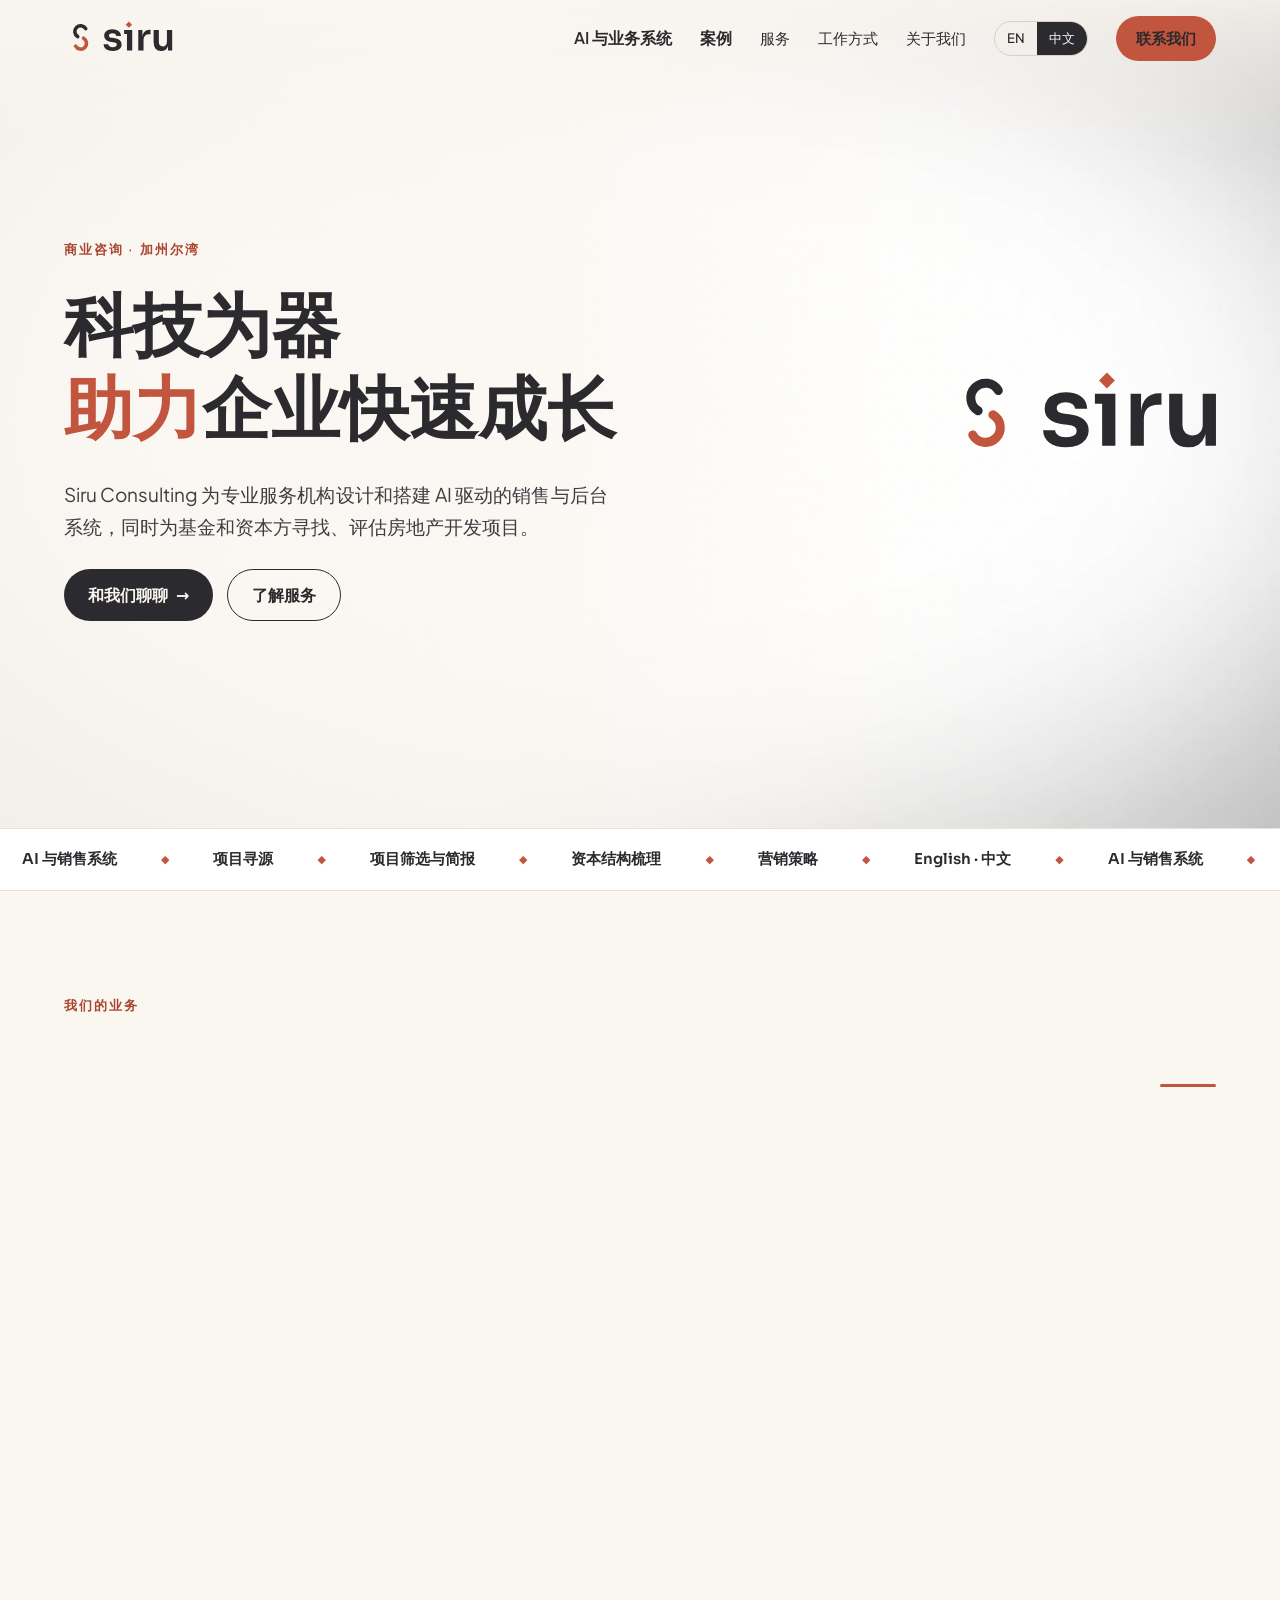
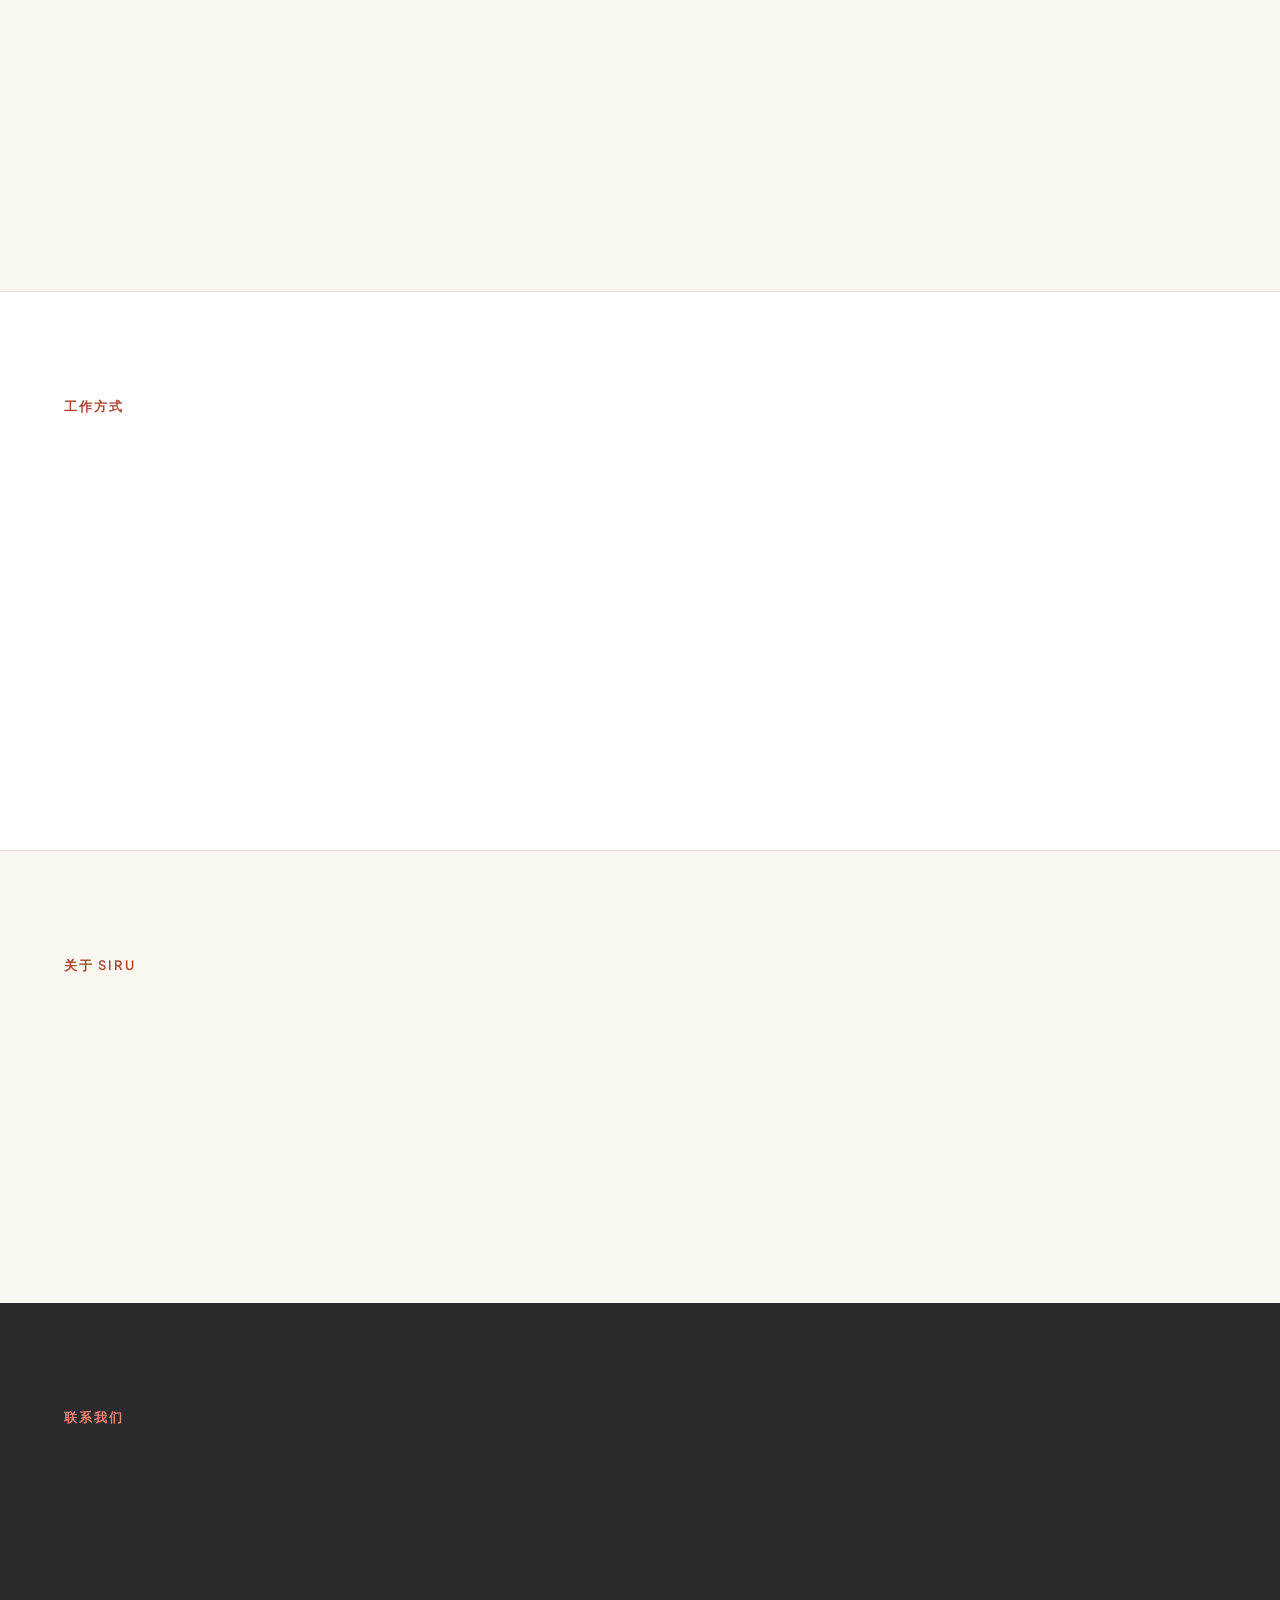
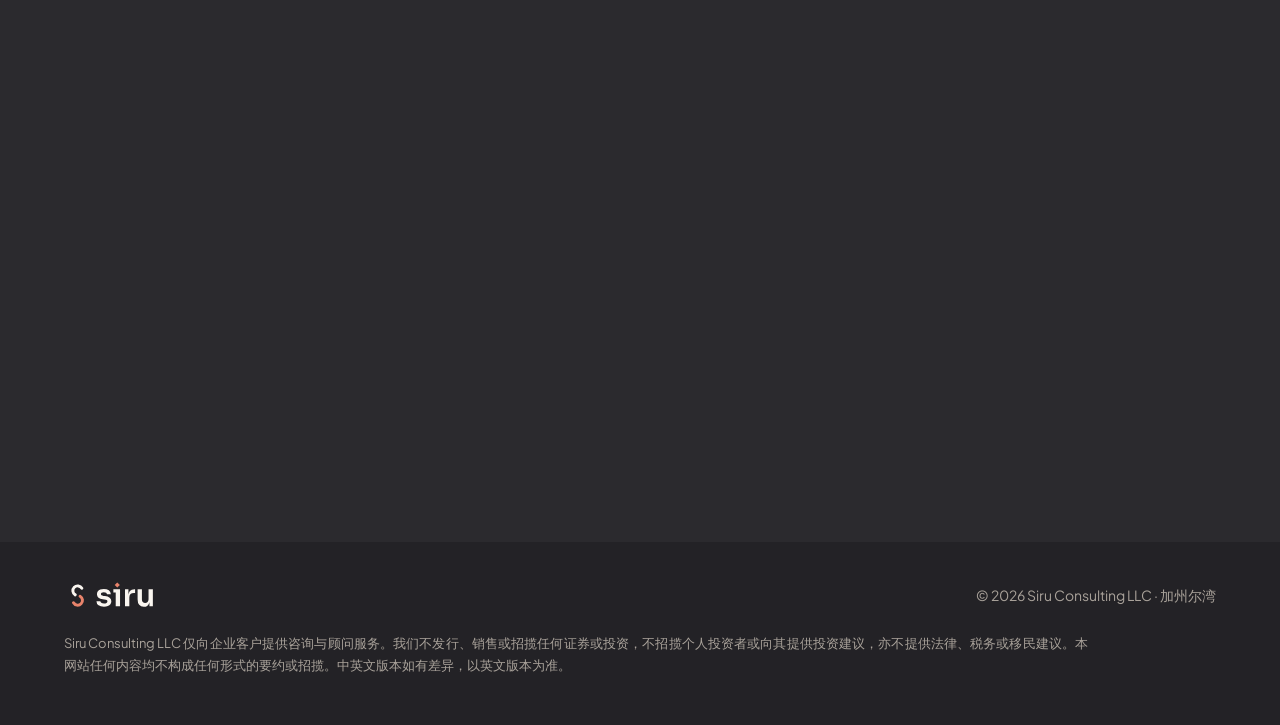
<file: zh/index.html>
<!doctype html>
<html lang="zh-Hans">
<head>
<meta charset="utf-8">
<meta name="viewport" content="width=device-width, initial-scale=1">
<meta http-equiv="Content-Security-Policy" content="default-src 'self'; script-src 'self' https://hcaptcha.com https://*.hcaptcha.com; style-src 'self' https://hcaptcha.com https://*.hcaptcha.com; img-src 'self'; font-src 'self'; connect-src https://api.web3forms.com https://hcaptcha.com https://*.hcaptcha.com; frame-src https://hcaptcha.com https://*.hcaptcha.com; object-src 'none'; base-uri 'self'; form-action https://api.web3forms.com; upgrade-insecure-requests">
<meta name="referrer" content="strict-origin-when-cross-origin">
<title>Siru Consulting | AI 系统、营销策略与项目咨询</title>
<meta name="description" content="Siru Consulting 是位于加州尔湾的咨询公司，为专业服务机构设计和搭建 AI 驱动的销售与后台系统，并为基金和资本方寻找、评估房地产开发项目。">
<link rel="canonical" href="https://siruconsult.com/zh/">
<link rel="alternate" hreflang="en" href="https://siruconsult.com/">
<link rel="alternate" hreflang="zh-Hans" href="https://siruconsult.com/zh/">
<link rel="alternate" hreflang="x-default" href="https://siruconsult.com/">
<meta property="og:type" content="website">
<meta property="og:site_name" content="Siru Consulting">
<meta property="og:title" content="Siru Consulting | AI 系统、营销策略与项目咨询">
<meta property="og:description" content="Siru Consulting 是位于加州尔湾的咨询公司，为专业服务机构设计和搭建 AI 驱动的销售与后台系统，并为基金和资本方寻找、评估房地产开发项目。">
<meta property="og:url" content="https://siruconsult.com/zh/">
<meta property="og:image" content="https://siruconsult.com/assets/img/og-image.png?v=3">
<meta property="og:locale" content="zh_CN">
<meta property="og:locale:alternate" content="en_US">
<meta name="twitter:card" content="summary_large_image">
<meta name="theme-color" content="#FAF6F0">
<link rel="icon" href="../assets/img/favicon.svg" type="image/svg+xml">
<link rel="icon" href="../assets/img/favicon-32.png" sizes="32x32" type="image/png">
<link rel="apple-touch-icon" href="../assets/img/apple-touch-icon.png">
<link rel="preload" href="../assets/fonts/sora-latin-600-normal.woff2" as="font" type="font/woff2" crossorigin>
<link rel="stylesheet" href="../assets/site.css">
<script src="../assets/site.js"></script>
<script src="https://js.hcaptcha.com/1/api.js?hl=zh-CN" async defer></script>
<script type="application/ld+json">{"@context": "https://schema.org", "@type": "ProfessionalService", "name": "Siru Consulting LLC", "url": "https://siruconsult.com/", "email": "info@siruconsult.com", "telephone": "+19499098989", "address": {"@type": "PostalAddress", "addressLocality": "Irvine", "addressRegion": "CA", "addressCountry": "US"}, "logo": "https://siruconsult.com/assets/img/siru-lockup.svg"}</script>
</head>
<body class="has-hv">
<a class="skip" href="#main">跳到正文</a>
<header class="site-header">
  <div class="wrap nav">
    <a class="brand" href="../"><img src="../assets/img/siru-lockup.svg" alt="Siru Consulting — 首页" width="112" height="34"></a>
    <nav class="nav-links" aria-label="主导航">
      <a class="nav-page" href="ai-systems/">AI 与业务系统</a>
      <a class="nav-page" href="work/">案例</a>
      <a class="link" href="#services">服务</a>
      <a class="link" href="#approach">工作方式</a>
      <a class="link" href="#about">关于我们</a>
      <span class="lang" role="group" aria-label="Language / 语言">
        <a class="lang-link" href="../" hreflang="en" lang="en" aria-current="false">EN</a>
        <a class="lang-link" href="./" hreflang="zh-Hans" lang="zh-Hans" aria-current="true">中文</a>
      </span>
      <a class="btn btn-primary" href="#contact">联系我们</a>
    </nav>
  </div>
</header>
<main id="main">
  <section class="hv" id="top">
    <div class="hv-media" aria-hidden="true">
      <video class="hv-video" autoplay muted playsinline webkit-playsinline x5-playsinline x5-video-player-type="h5-page" disablepictureinpicture preload="none" poster="../assets/video/hero-poster.jpg" data-src="../assets/video/hero.mp4" data-src-mobile="../assets/video/hero-720.mp4"></video>
      <div class="hv-end"></div>
      <div class="hv-scrim"></div>
      <img class="hv-logo" src="../assets/img/siru-lockup.svg" alt="" width="296" height="90">
    </div>
    <div class="wrap hv-inner">
      <div class="hero-copy">
        <div class="eyebrow anim a0">商业咨询 · 加州尔湾</div>
        <h1><span class="line anim a1">科技为器</span><span class="line anim a2"><em>助力</em>企业快速成长</span></h1>
        <p class="lead anim a3">Siru Consulting 为专业服务机构设计和搭建 AI 驱动的销售与后台系统，同时为基金和资本方寻找、评估房地产开发项目。</p>
        <div class="actions anim a4">
          <a class="btn btn-dark" href="mailto:info@siruconsult.com">和我们聊聊 <span class="arrow" aria-hidden="true">→</span></a>
          <a class="btn btn-ghost" href="#services">了解服务</a>
        </div>
      </div>
    </div>
    <button class="hv-toggle" type="button" hidden aria-label="暂停背景视频" data-label-pause="暂停背景视频" data-label-play="播放背景视频">
      <svg class="i-pause" viewBox="0 0 24 24" aria-hidden="true"><rect x="6" y="5" width="4" height="14" rx="1"/><rect x="14" y="5" width="4" height="14" rx="1"/></svg>
      <svg class="i-play" viewBox="0 0 24 24" aria-hidden="true"><path d="M8 5.5v13l11-6.5z"/></svg>
    </button>
  </section>

  <div class="marquee" aria-label="AI 与销售系统 · 项目寻源 · 筛选与项目简报 · 资本结构梳理 · 营销策略 · English · 中文">
    <div class="marquee-track">
      <ul><li>AI 与销售系统</li><li class="dot" aria-hidden="true">◆</li><li>项目寻源</li><li class="dot" aria-hidden="true">◆</li><li>项目筛选与简报</li><li class="dot" aria-hidden="true">◆</li><li>资本结构梳理</li><li class="dot" aria-hidden="true">◆</li><li>营销策略</li><li class="dot" aria-hidden="true">◆</li><li>English · 中文</li><li class="dot" aria-hidden="true">◆</li></ul>
      <ul aria-hidden="true"><li>AI 与销售系统</li><li class="dot" aria-hidden="true">◆</li><li>项目寻源</li><li class="dot" aria-hidden="true">◆</li><li>项目筛选与简报</li><li class="dot" aria-hidden="true">◆</li><li>资本结构梳理</li><li class="dot" aria-hidden="true">◆</li><li>营销策略</li><li class="dot" aria-hidden="true">◆</li><li>English · 中文</li><li class="dot" aria-hidden="true">◆</li></ul>
    </div>
  </div>

  <section class="wrap section" id="services">
    <div class="section-head">
      <div class="titles"><div class="eyebrow">我们的业务</div><h2 class="reveal">三个业务方向</h2></div>
      <div class="rule" aria-hidden="true"></div>
    </div>
    <div class="cards">
      <article class="card dark reveal d1">
        <div class="card-l"><div class="num">01</div><h3>AI 与销售系统</h3><a class="card-more" href="ai-systems/">了解更多 <span aria-hidden="true">→</span></a></div>
        <div class="card-r"><p>根据团队实际的工作方式设计后台和销售系统，涵盖案件管理、财务、客户开发和报表，并用 AI 减少重复性的人工工作。</p><ul class="tags"><li>流程设计</li><li>CRM 与客户开发</li><li>AI 工具</li></ul></div>
      </article>
      <article class="card reveal d2">
        <div class="card-l"><div class="num">02</div><h3>项目寻源与咨询</h3></div>
        <div class="card-r"><p>为基金和资本方寻找房地产开发项目，按投资标准逐一评估，并为每个项目整理简明摘要。</p><p>对开发商，我们可在项目提交给机构资本方之前，审阅项目材料和定位。</p><ul class="tags"><li>项目库</li><li>项目简报</li><li>结构建议</li></ul></div>
      </article>
      <article class="card reveal d3">
        <div class="card-l"><div class="num">03</div><h3>营销策略</h3></div>
        <div class="card-r"><p>为同时服务英文和中文客户的专业服务机构，提供品牌定位、双语内容和渠道规划。</p><ul class="tags"><li>品牌定位</li><li>双语内容</li><li>渠道规划</li></ul></div>
      </article>
    </div>
  </section>

  <section class="band" id="approach">
    <div class="wrap section">
      <div class="section-head"><div class="titles"><div class="eyebrow">工作方式</div><h2 class="reveal">从明确需求到项目对接</h2></div></div>
      <ol class="steps reveal">
        <li class="step s0"><div class="n" aria-hidden="true">01</div><h3>了解需求</h3><p>推荐项目之前，先明确您的投资标准、侧重点和限制条件。</p></li>
        <li class="step s1"><div class="n" aria-hidden="true">02</div><h3>项目寻源</h3><p>直接对接发起方和开发商获取项目，并在共享项目库中逐一跟踪。</p></li>
        <li class="step s2"><div class="n" aria-hidden="true">03</div><h3>项目筛选</h3><p>评估项目匹配度、发起方过往业绩和资本结构，尽早提出待解决的问题。</p></li>
        <li class="step s3"><div class="n" aria-hidden="true">04</div><h3>推荐对接</h3><p>每个项目提供一页纸摘要；双方匹配时，再安排对接。</p></li>
      </ol>
    </div>
  </section>

  <section class="wrap section about" id="about">
    <div class="titles"><div class="eyebrow">关于 Siru</div><h2 class="reveal">小而精<br>提供专属定制服务</h2></div>
    <div class="body reveal d1">
      <p>Siru Consulting 是位于加州尔湾的独立咨询公司，以中英文开展工作，服务专业服务机构、房地产开发商和资本方。</p>
      <p>每个项目根据客户需求单独制定方案，由我们直接负责，并严格保密。我们提供调研、分析和建议，投资与经营决策由客户自行做出。</p>
      <dl class="facts"><div><dt>所在地区</dt><dd>加州尔湾</dd></div><div><dt>工作语言</dt><dd>English · 中文</dd></div><div><dt>服务对象</dt><dd>仅限企业客户</dd></div></dl>
    </div>
  </section>

  <section class="contact" id="contact">
    <div class="wrap section contact-grid">
      <div class="contact-intro">
        <div class="titles"><div class="eyebrow">联系我们</div><h2 class="reveal">有项目或问题<br>随时联系我们</h2></div>
        <p class="contact-lead reveal d1">简单说说您的需求，我们会通过邮件回复。</p>
        <dl class="contact-list reveal d1">
          <div><dt>邮箱</dt><dd><a href="mailto:info@siruconsult.com">info@siruconsult.com</a></dd></div>
          <div><dt>电话</dt><dd><a href="tel:+19499098989">(949) 909-8989</a></dd></div>
          <div><dt>地点</dt><dd>加州尔湾</dd></div>
        </dl>
      </div>
      <form class="contact-form reveal d2" id="inquiry" action="https://api.web3forms.com/submit" method="POST" data-subject="Website Inquiry (ZH)" data-msg-sending="正在发送…" data-msg-captcha="请先完成上方的人机验证。" data-msg-ok="谢谢！您的留言已发送，我们会尽快回复您。" data-msg-error="抱歉，留言未能发送。请稍后再试，或直接发邮件至 info@siruconsult.com。">
        <input type="hidden" name="access_key" value="58b29318-6995-4d13-bfb7-60692e9d4abb">
        <input type="hidden" name="subject" value="Website Inquiry (ZH)">
        <input type="hidden" name="from_name" value="Siru Consulting Website">
        <input type="checkbox" name="botcheck" class="hp" tabindex="-1" autocomplete="off" aria-hidden="true">
        <div class="field-row">
          <div class="field"><label for="f-name">姓名 <span class="req" aria-hidden="true">*</span></label><input id="f-name" name="name" type="text" autocomplete="name" maxlength="100" required></div>
          <div class="field"><label for="f-email">邮箱 <span class="req" aria-hidden="true">*</span></label><input id="f-email" name="email" type="email" autocomplete="email" maxlength="200" required></div>
        </div>
        <div class="field"><label for="f-phone">电话 <span class="opt">（选填）</span></label><input id="f-phone" name="phone" type="tel" autocomplete="tel" maxlength="40"></div>
        <div class="field"><label for="f-message">留言 <span class="req" aria-hidden="true">*</span></label><textarea id="f-message" name="message" rows="5" maxlength="5000" required></textarea></div>
        <div class="captcha"><div class="h-captcha" data-sitekey="50b2fe65-b00b-4b9e-ad62-3ba471098be2" data-theme="dark"></div></div>
        <div class="form-foot">
          <button class="btn btn-primary" type="submit">发送留言 <span class="arrow" aria-hidden="true">→</span></button>
          <p class="form-note">您提交的信息仅用于与您联系，我们会严格保密。</p>
        </div>
        <p class="form-status" role="status" aria-live="polite"></p>
      </form>
    </div>
  </section>
</main>
<footer class="site-footer">
  <div class="wrap footer-inner">
    <div class="footer-top">
      <img src="../assets/img/siru-lockup-reverse.svg" alt="Siru Consulting" width="92" height="28">
      <span>© 2026 Siru Consulting LLC · 加州尔湾</span>
    </div>
    <p class="disclaimer">Siru Consulting LLC 仅向企业客户提供咨询与顾问服务。我们不发行、销售或招揽任何证券或投资，不招揽个人投资者或向其提供投资建议，亦不提供法律、税务或移民建议。本网站任何内容均不构成任何形式的要约或招揽。中英文版本如有差异，以英文版本为准。</p>
  </div>
</footer>
</body>
</html>
</file>
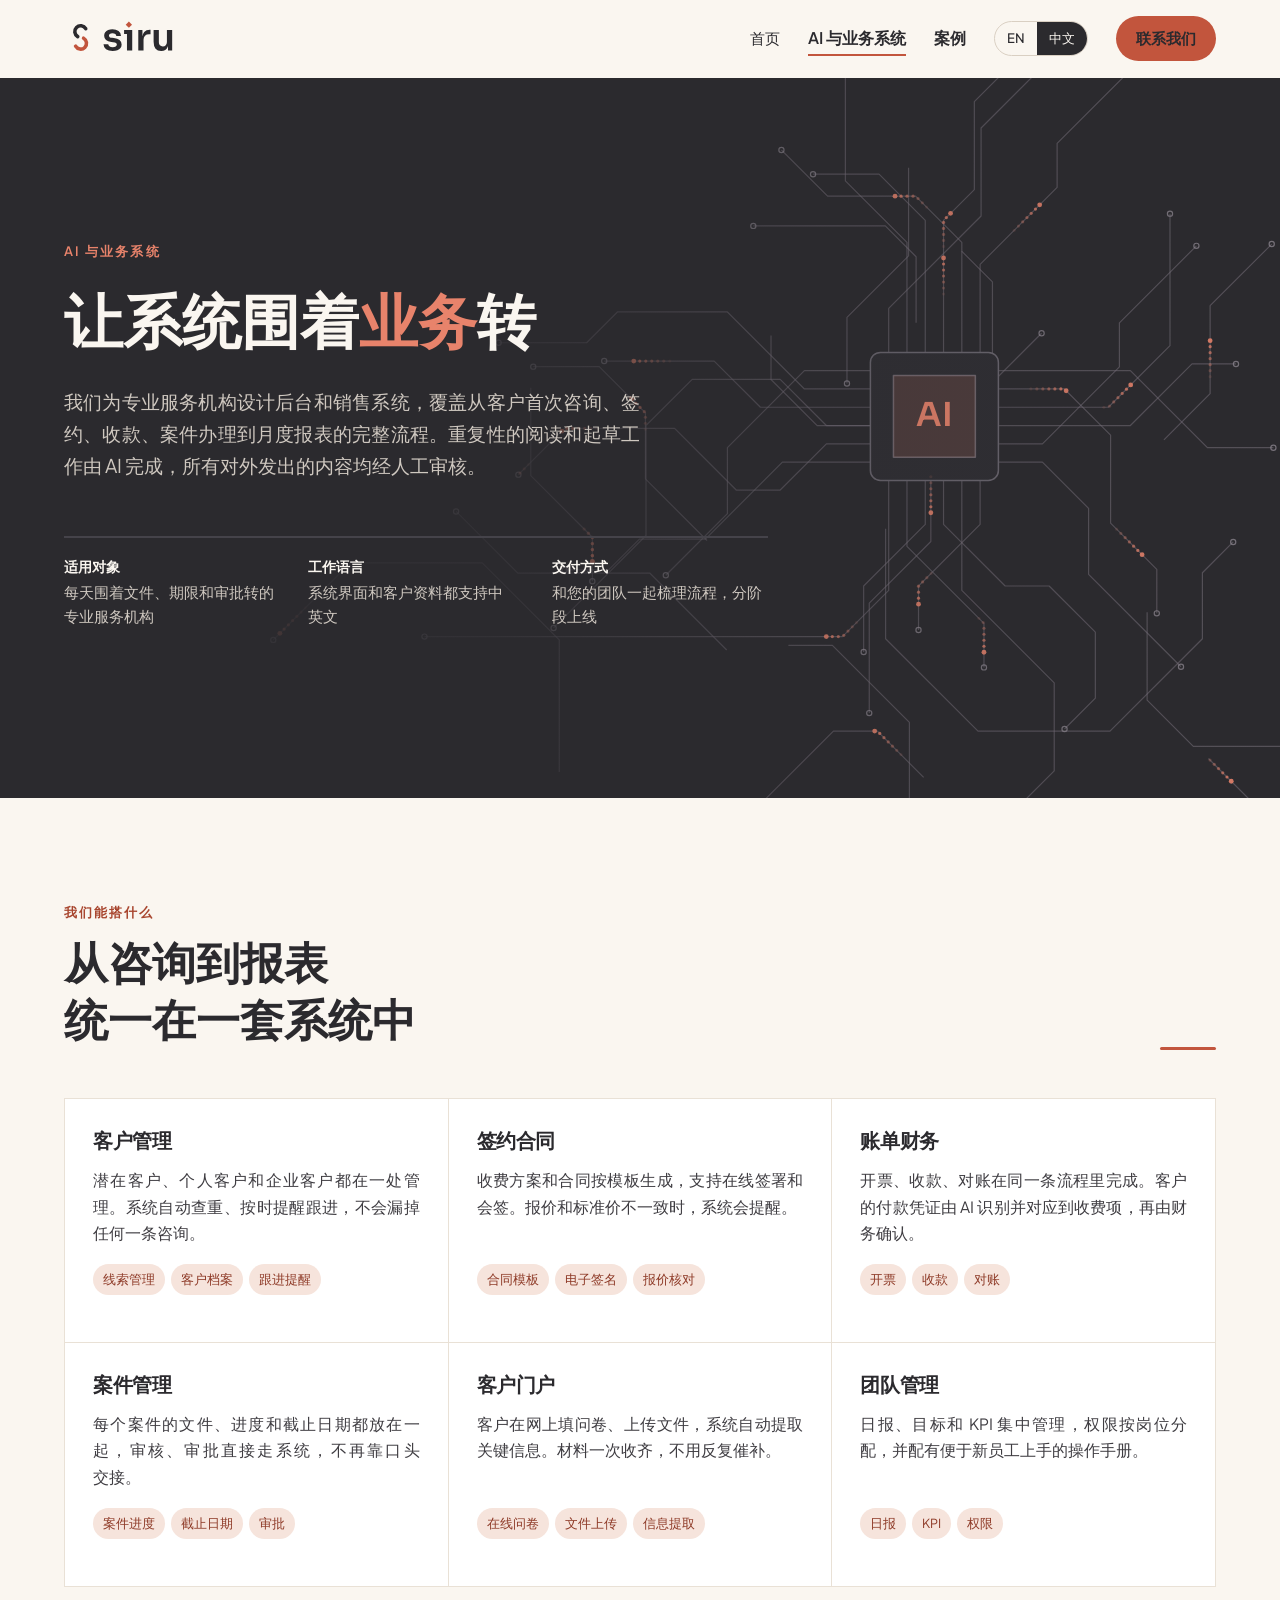
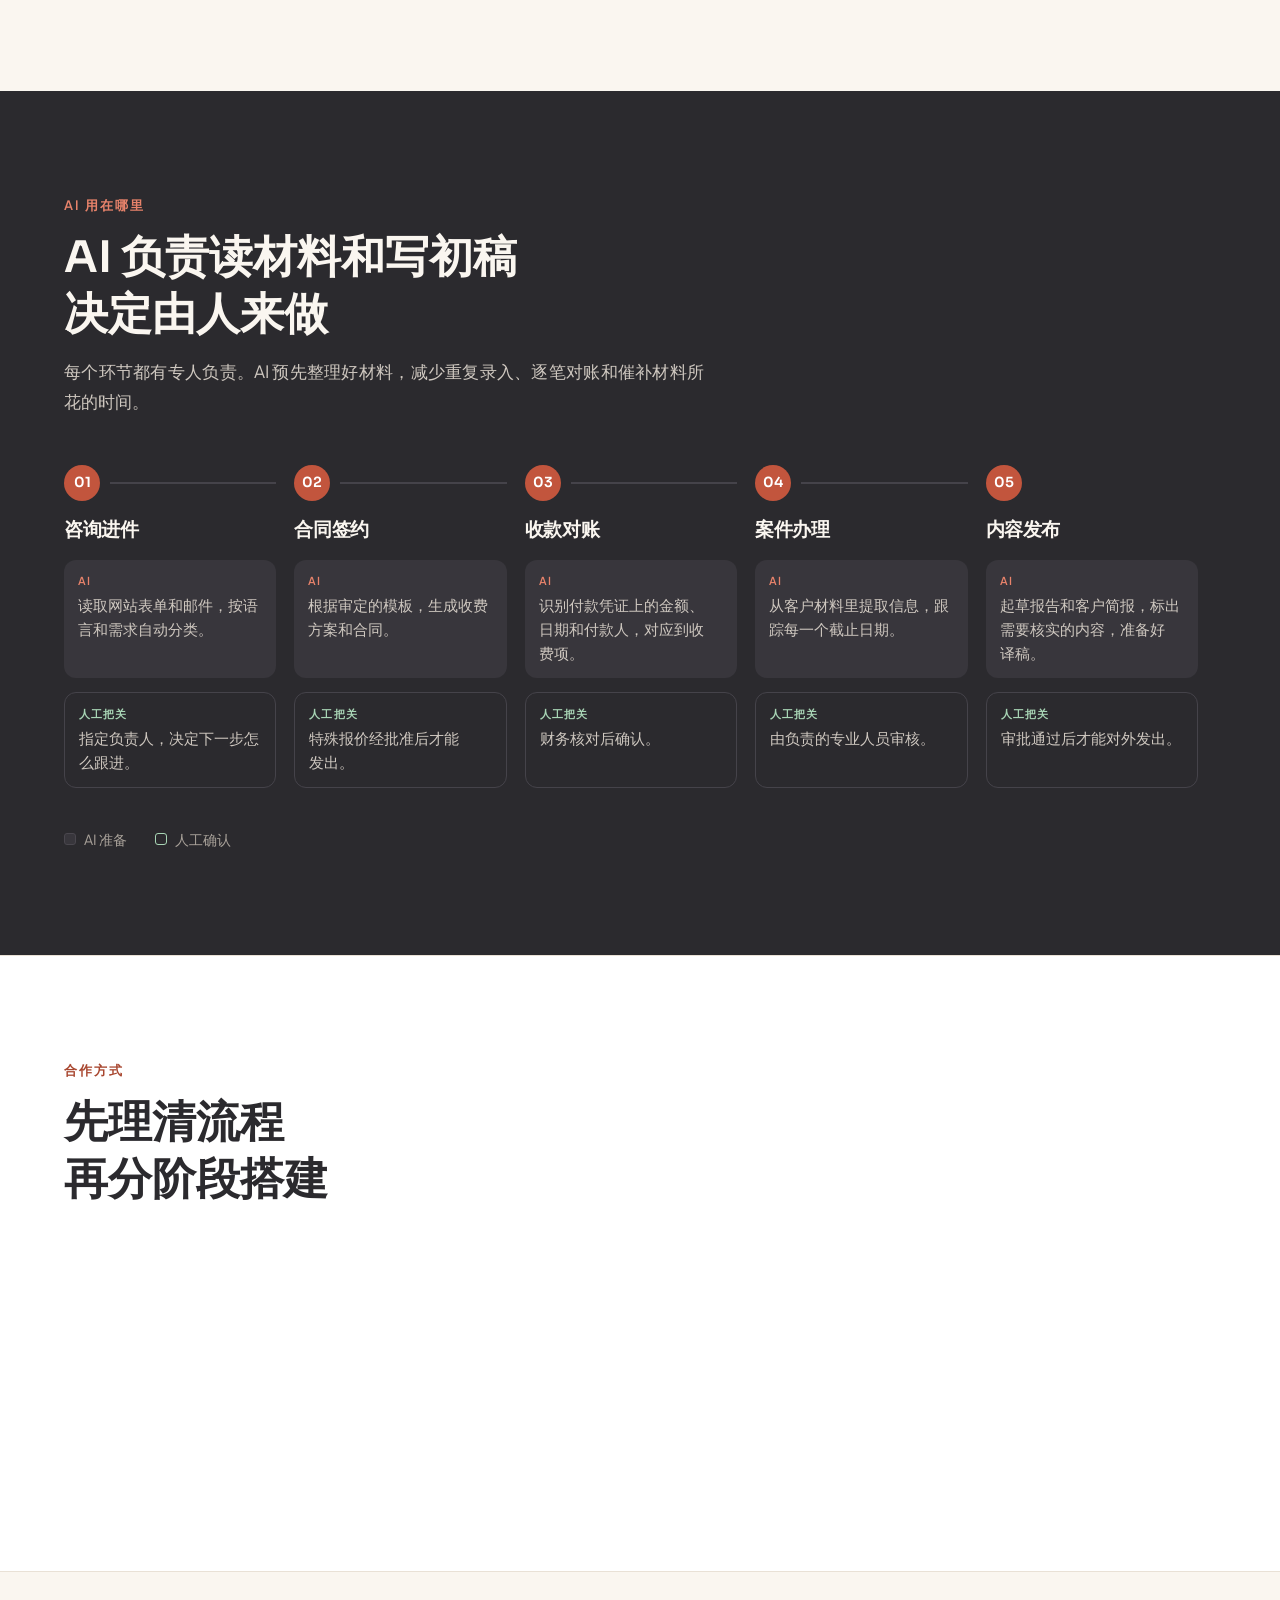
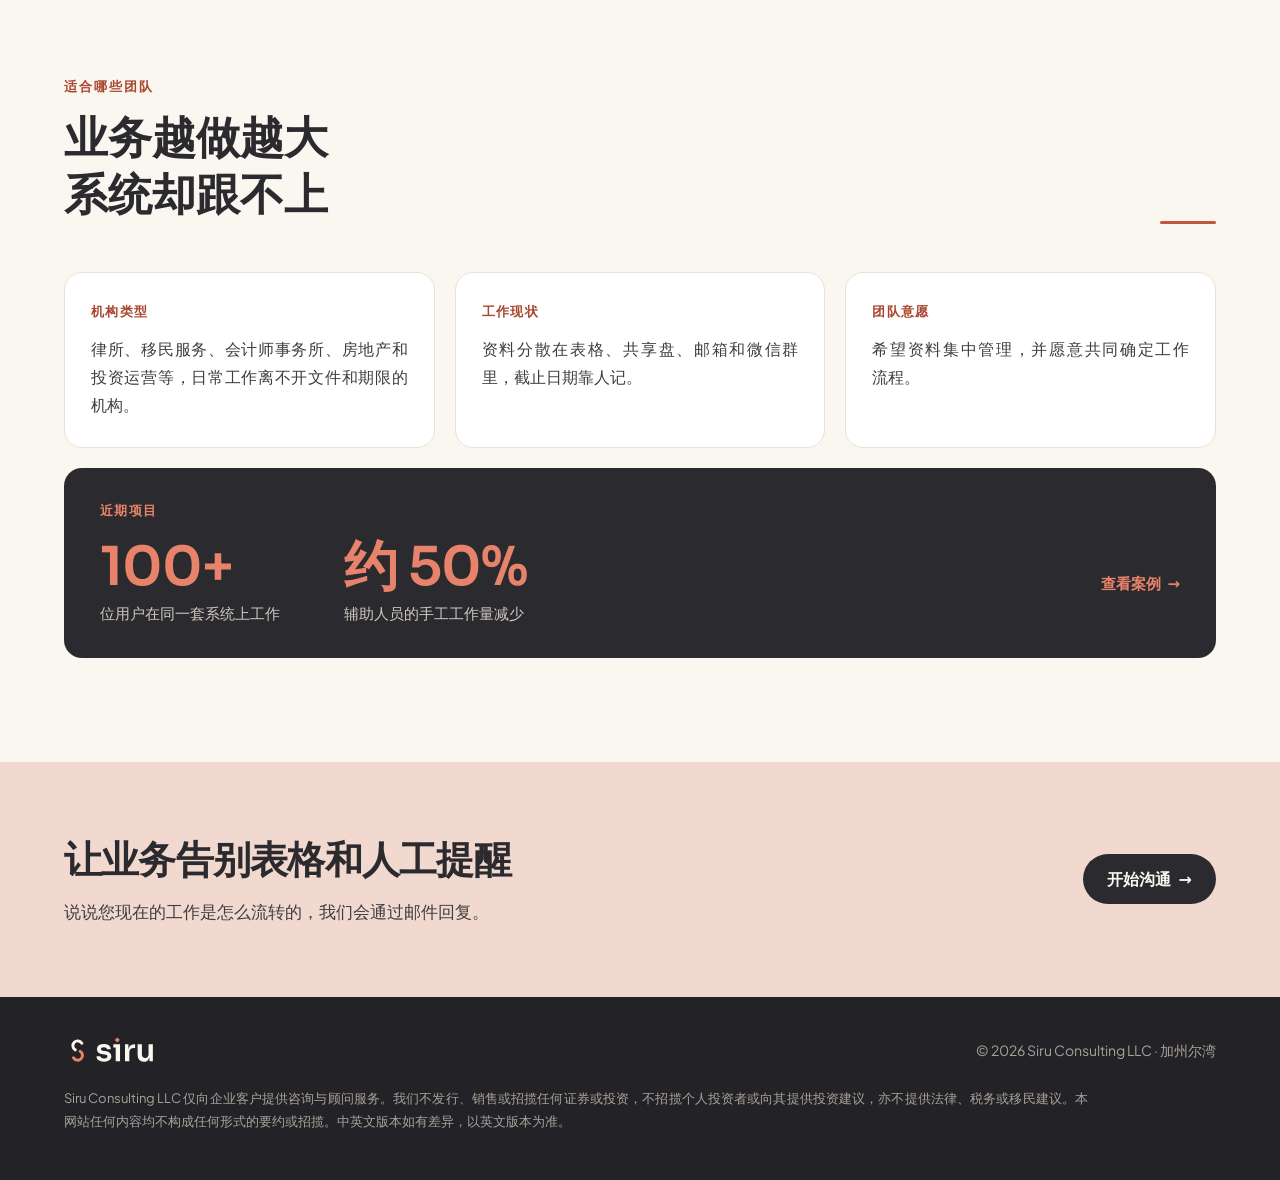
<file: zh/ai-systems/index.html>
<!doctype html>
<html lang="zh-Hans">
<head>
<meta charset="utf-8">
<meta name="viewport" content="width=device-width, initial-scale=1">
<meta http-equiv="Content-Security-Policy" content="default-src 'self'; script-src 'self'; style-src 'self'; img-src 'self'; font-src 'self'; connect-src 'none'; object-src 'none'; base-uri 'self'; form-action 'none'; upgrade-insecure-requests">
<meta name="referrer" content="strict-origin-when-cross-origin">
<title>AI 与业务系统 | Siru Consulting</title>
<meta name="description" content="Siru Consulting 为专业服务机构设计后台和销售系统，从客户咨询到月度报表统一在一套系统中；重复性工作由 AI 完成，对外内容均经人工审核。">
<link rel="canonical" href="https://siruconsult.com/zh/ai-systems/">
<link rel="alternate" hreflang="en" href="https://siruconsult.com/ai-systems/">
<link rel="alternate" hreflang="zh-Hans" href="https://siruconsult.com/zh/ai-systems/">
<link rel="alternate" hreflang="x-default" href="https://siruconsult.com/ai-systems/">
<meta property="og:type" content="website">
<meta property="og:site_name" content="Siru Consulting">
<meta property="og:title" content="AI 与业务系统 | Siru Consulting">
<meta property="og:description" content="Siru Consulting 为专业服务机构设计后台和销售系统，从客户咨询到月度报表统一在一套系统中；重复性工作由 AI 完成，对外内容均经人工审核。">
<meta property="og:url" content="https://siruconsult.com/zh/ai-systems/">
<meta property="og:image" content="https://siruconsult.com/assets/img/og-image.png?v=3">
<meta property="og:locale" content="zh_CN">
<meta property="og:locale:alternate" content="en_US">
<meta name="twitter:card" content="summary_large_image">
<meta name="theme-color" content="#FAF6F0">
<link rel="icon" href="../../assets/img/favicon.svg" type="image/svg+xml">
<link rel="icon" href="../../assets/img/favicon-32.png" sizes="32x32" type="image/png">
<link rel="apple-touch-icon" href="../../assets/img/apple-touch-icon.png">
<link rel="preload" href="../../assets/fonts/sora-latin-600-normal.woff2" as="font" type="font/woff2" crossorigin>
<link rel="stylesheet" href="../../assets/site.css">
<link rel="stylesheet" href="../../assets/pages.css">
<script src="../../assets/site.js"></script>
<script src="../../assets/circuit.js" defer></script>
</head>
<body>
<a class="skip" href="#main">跳到正文</a>
<header class="site-header">
  <div class="wrap nav">
    <a class="brand" href="../"><img src="../../assets/img/siru-lockup.svg" alt="Siru Consulting — 首页" width="112" height="34"></a>
    <nav class="nav-links" aria-label="Main">
      <a class="link" href="../">首页</a>
      <a class="nav-page" href="./" aria-current="page">AI 与业务系统</a>
      <a class="nav-page" href="../work/">案例</a>
      <span class="lang" role="group" aria-label="Language / 语言">
        <a class="lang-link" href="../../ai-systems/" hreflang="en" lang="en" aria-current="false">EN</a>
        <a class="lang-link" href="./" hreflang="zh-Hans" lang="zh-Hans" aria-current="true">中文</a>
      </span>
      <a class="btn btn-primary" href="../#contact">联系我们</a>
    </nav>
  </div>
</header>
<main id="main">
<section class="ph ph-dark"><canvas class="circuit" data-mode="dark" aria-hidden="true"></canvas><div class="ph-scrim" aria-hidden="true"></div><div class="wrap">
  <div class="ph-copy"><div class="eyebrow">AI 与业务系统</div><h1>让系统围着<em>业务</em>转</h1><p class="lead">我们为专业服务机构设计后台和销售系统，覆盖从客户首次咨询、签约、收款、案件办理到月度报表的完整流程。重复性的阅读和起草工作由 AI 完成，所有对外发出的内容均经人工审核。</p></div>
  <dl class="ph-aside"><div><dt>适用对象</dt><dd>每天围着文件、期限和审批转的专业服务机构</dd></div><div><dt>工作语言</dt><dd>系统界面和客户资料都支持中英文</dd></div><div><dt>交付方式</dt><dd>和您的团队一起梳理流程，分阶段上线</dd></div></dl>
</div></section>
<section class="wrap section">
  <div class="section-head"><div class="titles"><div class="eyebrow">我们能搭什么</div><h2>从咨询到报表<br>统一在一套系统中</h2></div><div class="rule" aria-hidden="true"></div></div>
  <div class="mods"><article class="mod"><h3>客户管理</h3><p>潜在客户、个人客户和企业客户都在一处管理。系统自动查重、按时提醒跟进，不会漏掉任何一条咨询。</p><ul class="tags"><li>线索管理</li><li>客户档案</li><li>跟进提醒</li></ul></article><article class="mod"><h3>签约合同</h3><p>收费方案和合同按模板生成，支持在线签署和会签。报价和标准价不一致时，系统会提醒。</p><ul class="tags"><li>合同模板</li><li>电子签名</li><li>报价核对</li></ul></article><article class="mod"><h3>账单财务</h3><p>开票、收款、对账在同一条流程里完成。客户的付款凭证由 AI 识别并对应到收费项，再由财务确认。</p><ul class="tags"><li>开票</li><li>收款</li><li>对账</li></ul></article><article class="mod"><h3>案件管理</h3><p>每个案件的文件、进度和截止日期都放在一起，审核、审批直接走系统，不再靠口头交接。</p><ul class="tags"><li>案件进度</li><li>截止日期</li><li>审批</li></ul></article><article class="mod"><h3>客户门户</h3><p>客户在网上填问卷、上传文件，系统自动提取关键信息。材料一次收齐，不用反复催补。</p><ul class="tags"><li>在线问卷</li><li>文件上传</li><li>信息提取</li></ul></article><article class="mod"><h3>团队管理</h3><p>日报、目标和 KPI 集中管理，权限按岗位分配，并配有便于新员工上手的操作手册。</p><ul class="tags"><li>日报</li><li>KPI</li><li>权限</li></ul></article></div>
</section>
<section class="flow-band"><div class="wrap section">
  <div class="section-head"><div class="titles"><div class="eyebrow">AI 用在哪里</div><h2>AI 负责读材料和写初稿<br>决定由人来做</h2><p class="section-intro">每个环节都有专人负责。AI 预先整理好材料，减少重复录入、逐笔对账和催补材料所花的时间。</p></div></div>
  <ol class="flow"><li><div class="stage"><span class="dotn">01</span><span class="line"></span></div><h3>咨询进件</h3><p class="ai"><span class="k">AI</span>读取网站表单和邮件，按语言和需求自动分类。</p><p class="hu"><span class="k">人工把关</span>指定负责人，决定下一步怎么跟进。</p></li><li><div class="stage"><span class="dotn">02</span><span class="line"></span></div><h3>合同签约</h3><p class="ai"><span class="k">AI</span>根据审定的模板，生成收费方案和合同。</p><p class="hu"><span class="k">人工把关</span>特殊报价经批准后才能发出。</p></li><li><div class="stage"><span class="dotn">03</span><span class="line"></span></div><h3>收款对账</h3><p class="ai"><span class="k">AI</span>识别付款凭证上的金额、日期和付款人，对应到收费项。</p><p class="hu"><span class="k">人工把关</span>财务核对后确认。</p></li><li><div class="stage"><span class="dotn">04</span><span class="line"></span></div><h3>案件办理</h3><p class="ai"><span class="k">AI</span>从客户材料里提取信息，跟踪每一个截止日期。</p><p class="hu"><span class="k">人工把关</span>由负责的专业人员审核。</p></li><li><div class="stage"><span class="dotn">05</span><span class="line"></span></div><h3>内容发布</h3><p class="ai"><span class="k">AI</span>起草报告和客户简报，标出需要核实的内容，准备好译稿。</p><p class="hu"><span class="k">人工把关</span>审批通过后才能对外发出。</p></li></ol>
  <div class="flow-legend"><span><i class="l-ai"></i>AI 准备</span><span><i class="l-hu"></i>人工确认</span></div>
</div></section>
<section class="band"><div class="wrap section">
  <div class="section-head"><div class="titles"><div class="eyebrow">合作方式</div><h2>先理清流程<br>再分阶段搭建</h2></div></div>
  <ol class="steps reveal"><li class="step s0"><div class="n" aria-hidden="true">01</div><h3>梳理流程</h3><p>先和一线同事一起，把真实的案件从头到尾走一遍，再开始设计界面。</p></li><li class="step s1"><div class="n" aria-hidden="true">02</div><h3>设计方案</h3><p>数据结构、权限划分和审批节点，都以清晰易懂的方式与您逐项确认。</p></li><li class="step s2"><div class="n" aria-hidden="true">03</div><h3>分步上线</h3><p>每个版本先在测试环境里跑通，确认没问题再交给团队使用。</p></li><li class="step s3"><div class="n" aria-hidden="true">04</div><h3>交付支持</h3><p>按岗位写好使用说明，系统出错会自动报警；业务有变化，系统也跟着调整。</p></li></ol>
</div></section>
<section class="wrap section">
  <div class="section-head"><div class="titles"><div class="eyebrow">适合哪些团队</div><h2>业务越做越大<br>系统却跟不上</h2></div><div class="rule" aria-hidden="true"></div></div>
  <div class="fit-grid"><div class="fit-card"><div class="fit-k">机构类型</div><p>律所、移民服务、会计师事务所、房地产和投资运营等，日常工作离不开文件和期限的机构。</p></div><div class="fit-card"><div class="fit-k">工作现状</div><p>资料分散在表格、共享盘、邮箱和微信群里，截止日期靠人记。</p></div><div class="fit-card"><div class="fit-k">团队意愿</div><p>希望资料集中管理，并愿意共同确定工作流程。</p></div><div class="fit-res"><div class="fit-k">近期项目</div><div class="stats"><div class="stat"><b>100+</b><span>位用户在同一套系统上工作</span></div><div class="stat"><b>约 50%</b><span>辅助人员的手工工作量减少</span></div></div><a class="card-more" href="../work/">查看案例 <span aria-hidden="true">→</span></a></div></div>
</section>
</main>
<section class="cta">
  <div class="wrap">
    <div><h2>让业务告别表格和人工提醒</h2><p>说说您现在的工作是怎么流转的，我们会通过邮件回复。</p></div>
    <a class="btn btn-dark" href="../#contact">开始沟通 <span class="arrow" aria-hidden="true">→</span></a>
  </div>
</section>
<footer class="site-footer">
  <div class="wrap footer-inner">
    <div class="footer-top">
      <img src="../../assets/img/siru-lockup-reverse.svg" alt="Siru Consulting" width="92" height="28">
      <span>© 2026 Siru Consulting LLC · 加州尔湾</span>
    </div>
    <p class="disclaimer">Siru Consulting LLC 仅向企业客户提供咨询与顾问服务。我们不发行、销售或招揽任何证券或投资，不招揽个人投资者或向其提供投资建议，亦不提供法律、税务或移民建议。本网站任何内容均不构成任何形式的要约或招揽。中英文版本如有差异，以英文版本为准。</p>
  </div>
</footer>
</body>
</html>
</file>
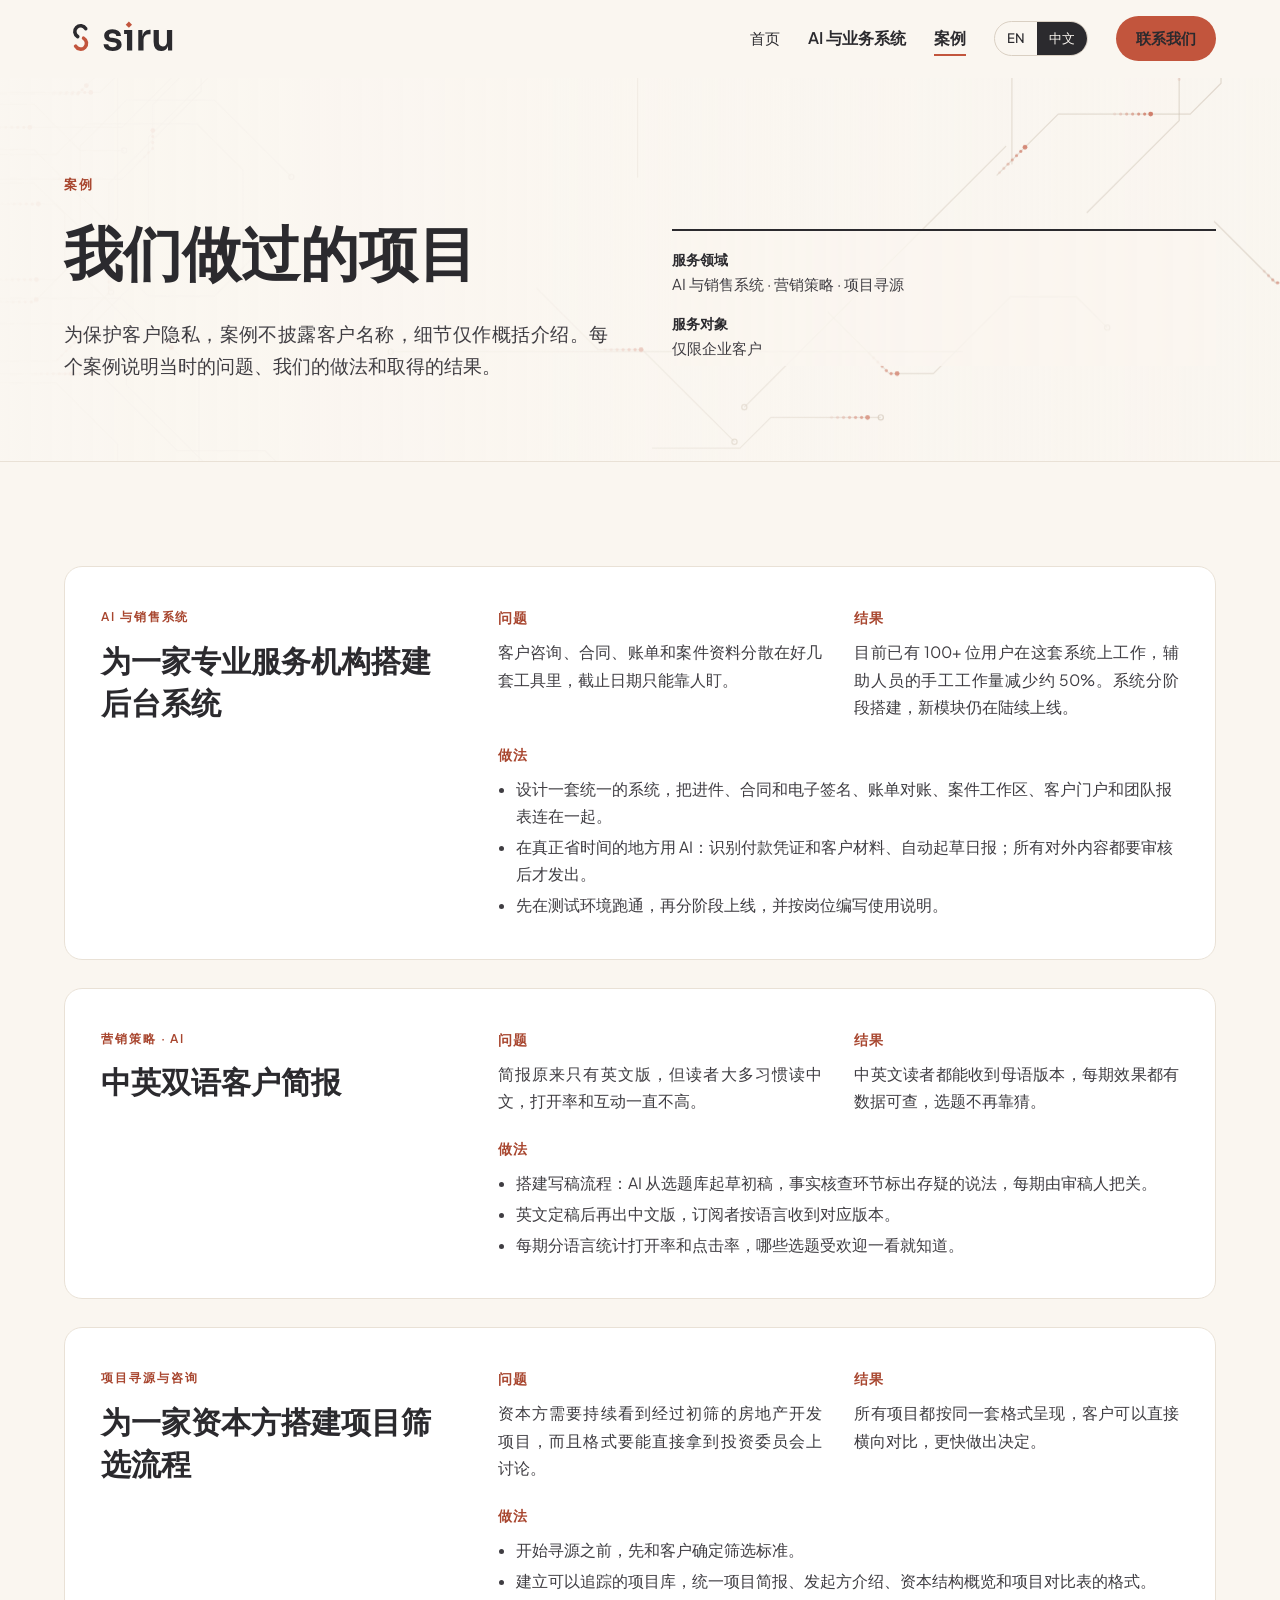
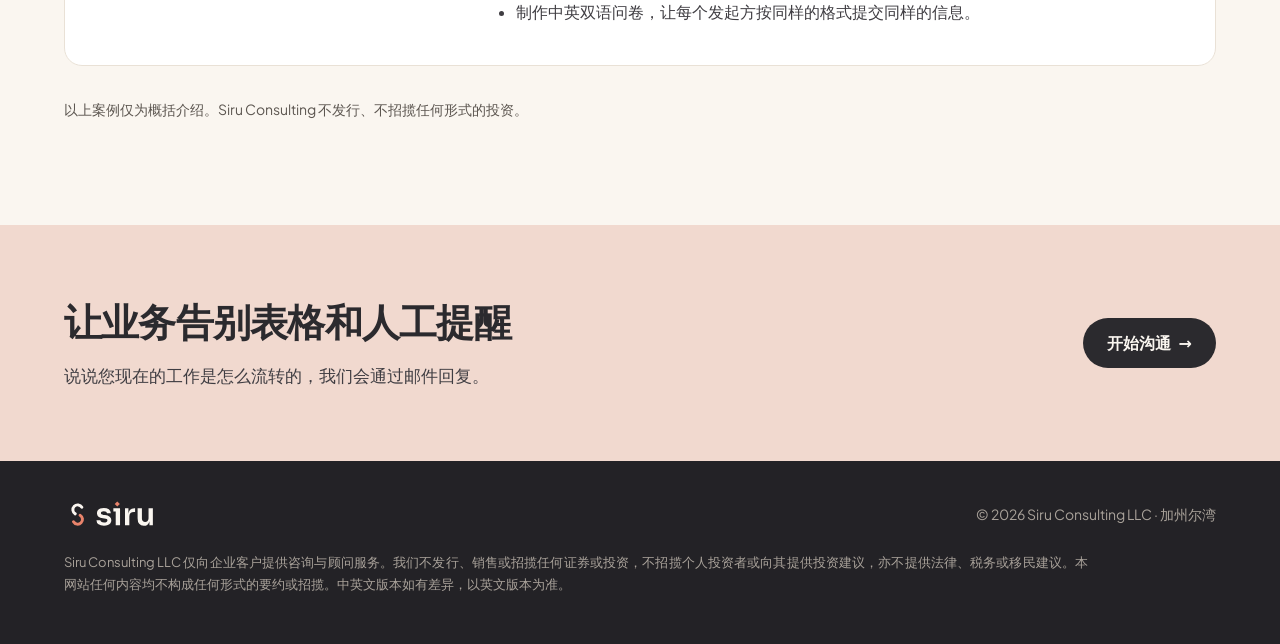
<file: zh/work/index.html>
<!doctype html>
<html lang="zh-Hans">
<head>
<meta charset="utf-8">
<meta name="viewport" content="width=device-width, initial-scale=1">
<meta http-equiv="Content-Security-Policy" content="default-src 'self'; script-src 'self'; style-src 'self'; img-src 'self'; font-src 'self'; connect-src 'none'; object-src 'none'; base-uri 'self'; form-action 'none'; upgrade-insecure-requests">
<meta name="referrer" content="strict-origin-when-cross-origin">
<title>案例 | Siru Consulting</title>
<meta name="description" content="Siru Consulting 在 AI 与销售系统、中英双语营销和房地产项目寻源方面的项目案例。为了保密，不公开客户名称。">
<link rel="canonical" href="https://siruconsult.com/zh/work/">
<link rel="alternate" hreflang="en" href="https://siruconsult.com/work/">
<link rel="alternate" hreflang="zh-Hans" href="https://siruconsult.com/zh/work/">
<link rel="alternate" hreflang="x-default" href="https://siruconsult.com/work/">
<meta property="og:type" content="website">
<meta property="og:site_name" content="Siru Consulting">
<meta property="og:title" content="案例 | Siru Consulting">
<meta property="og:description" content="Siru Consulting 在 AI 与销售系统、中英双语营销和房地产项目寻源方面的项目案例。为了保密，不公开客户名称。">
<meta property="og:url" content="https://siruconsult.com/zh/work/">
<meta property="og:image" content="https://siruconsult.com/assets/img/og-image.png?v=3">
<meta property="og:locale" content="zh_CN">
<meta property="og:locale:alternate" content="en_US">
<meta name="twitter:card" content="summary_large_image">
<meta name="theme-color" content="#FAF6F0">
<link rel="icon" href="../../assets/img/favicon.svg" type="image/svg+xml">
<link rel="icon" href="../../assets/img/favicon-32.png" sizes="32x32" type="image/png">
<link rel="apple-touch-icon" href="../../assets/img/apple-touch-icon.png">
<link rel="preload" href="../../assets/fonts/sora-latin-600-normal.woff2" as="font" type="font/woff2" crossorigin>
<link rel="stylesheet" href="../../assets/site.css">
<link rel="stylesheet" href="../../assets/pages.css">
<script src="../../assets/site.js"></script>
<script src="../../assets/circuit.js" defer></script>
</head>
<body>
<a class="skip" href="#main">跳到正文</a>
<header class="site-header">
  <div class="wrap nav">
    <a class="brand" href="../"><img src="../../assets/img/siru-lockup.svg" alt="Siru Consulting — 首页" width="112" height="34"></a>
    <nav class="nav-links" aria-label="Main">
      <a class="link" href="../">首页</a>
      <a class="nav-page" href="../ai-systems/">AI 与业务系统</a>
      <a class="nav-page" href="./" aria-current="page">案例</a>
      <span class="lang" role="group" aria-label="Language / 语言">
        <a class="lang-link" href="../../work/" hreflang="en" lang="en" aria-current="false">EN</a>
        <a class="lang-link" href="./" hreflang="zh-Hans" lang="zh-Hans" aria-current="true">中文</a>
      </span>
      <a class="btn btn-primary" href="../#contact">联系我们</a>
    </nav>
  </div>
</header>
<main id="main">
<section class="ph ph-light"><canvas class="circuit" data-mode="light" aria-hidden="true"></canvas><div class="ph-scrim" aria-hidden="true"></div><div class="wrap">
  <div class="ph-copy"><div class="eyebrow">案例</div><h1>我们做过的项目</h1><p class="lead">为保护客户隐私，案例不披露客户名称，细节仅作概括介绍。每个案例说明当时的问题、我们的做法和取得的结果。</p></div>
  <dl class="ph-aside"><div><dt>服务领域</dt><dd>AI 与销售系统 · 营销策略 · 项目寻源</dd></div><div><dt>服务对象</dt><dd>仅限企业客户</dd></div></dl>
</div></section>
<section class="wrap section">
  <div class="cases"><article class="case">
  <div class="case-head"><div class="eyebrow">AI 与销售系统</div><h2>为一家专业服务机构搭建后台系统</h2></div>
  <div class="case-body">
    <div><h3>问题</h3><p>客户咨询、合同、账单和案件资料分散在好几套工具里，截止日期只能靠人盯。</p></div>
    <div><h3>结果</h3><p>目前已有 100+ 位用户在这套系统上工作，辅助人员的手工工作量减少约 50%。系统分阶段搭建，新模块仍在陆续上线。</p></div>
    <div class="wide"><h3>做法</h3><ul><li>设计一套统一的系统，把进件、合同和电子签名、账单对账、案件工作区、客户门户和团队报表连在一起。</li><li>在真正省时间的地方用 AI：识别付款凭证和客户材料、自动起草日报；所有对外内容都要审核后才发出。</li><li>先在测试环境跑通，再分阶段上线，并按岗位编写使用说明。</li></ul></div>
  </div>
</article><article class="case">
  <div class="case-head"><div class="eyebrow">营销策略 · AI</div><h2>中英双语客户简报</h2></div>
  <div class="case-body">
    <div><h3>问题</h3><p>简报原来只有英文版，但读者大多习惯读中文，打开率和互动一直不高。</p></div>
    <div><h3>结果</h3><p>中英文读者都能收到母语版本，每期效果都有数据可查，选题不再靠猜。</p></div>
    <div class="wide"><h3>做法</h3><ul><li>搭建写稿流程：AI 从选题库起草初稿，事实核查环节标出存疑的说法，每期由审稿人把关。</li><li>英文定稿后再出中文版，订阅者按语言收到对应版本。</li><li>每期分语言统计打开率和点击率，哪些选题受欢迎一看就知道。</li></ul></div>
  </div>
</article><article class="case">
  <div class="case-head"><div class="eyebrow">项目寻源与咨询</div><h2>为一家资本方搭建项目筛选流程</h2></div>
  <div class="case-body">
    <div><h3>问题</h3><p>资本方需要持续看到经过初筛的房地产开发项目，而且格式要能直接拿到投资委员会上讨论。</p></div>
    <div><h3>结果</h3><p>所有项目都按同一套格式呈现，客户可以直接横向对比，更快做出决定。</p></div>
    <div class="wide"><h3>做法</h3><ul><li>开始寻源之前，先和客户确定筛选标准。</li><li>建立可以追踪的项目库，统一项目简报、发起方介绍、资本结构概览和项目对比表的格式。</li><li>制作中英双语问卷，让每个发起方按同样的格式提交同样的信息。</li></ul></div>
  </div>
</article></div>
  <p class="case-note">以上案例仅为概括介绍。Siru Consulting 不发行、不招揽任何形式的投资。</p>
</section>
</main>
<section class="cta">
  <div class="wrap">
    <div><h2>让业务告别表格和人工提醒</h2><p>说说您现在的工作是怎么流转的，我们会通过邮件回复。</p></div>
    <a class="btn btn-dark" href="../#contact">开始沟通 <span class="arrow" aria-hidden="true">→</span></a>
  </div>
</section>
<footer class="site-footer">
  <div class="wrap footer-inner">
    <div class="footer-top">
      <img src="../../assets/img/siru-lockup-reverse.svg" alt="Siru Consulting" width="92" height="28">
      <span>© 2026 Siru Consulting LLC · 加州尔湾</span>
    </div>
    <p class="disclaimer">Siru Consulting LLC 仅向企业客户提供咨询与顾问服务。我们不发行、销售或招揽任何证券或投资，不招揽个人投资者或向其提供投资建议，亦不提供法律、税务或移民建议。本网站任何内容均不构成任何形式的要约或招揽。中英文版本如有差异，以英文版本为准。</p>
  </div>
</footer>
</body>
</html>
</file>
<file: assets/site.css>
/* Siru Consulting — site styles */
@font-face{font-family:"Sora";src:url("fonts/sora-latin-400-normal.woff2") format("woff2");font-weight:400;font-style:normal;font-display:swap}
@font-face{font-family:"Sora";src:url("fonts/sora-latin-600-normal.woff2") format("woff2");font-weight:600;font-style:normal;font-display:swap}
@font-face{font-family:"Plus Jakarta Sans";src:url("fonts/plus-jakarta-sans-latin-400-normal.woff2") format("woff2");font-weight:400;font-style:normal;font-display:swap}
@font-face{font-family:"Plus Jakarta Sans";src:url("fonts/plus-jakarta-sans-latin-500-normal.woff2") format("woff2");font-weight:500;font-style:normal;font-display:swap}
@font-face{font-family:"Plus Jakarta Sans";src:url("fonts/plus-jakarta-sans-latin-600-normal.woff2") format("woff2");font-weight:600;font-style:normal;font-display:swap}

:root{
  --ink:#2B2A2E; --ink-deep:#232226; --ink-soft:#3F3D42; --mute:#5C5650;
  --coral:#C2553D; --coral-text:#A8462F; --coral-light:#E8836B;
  --paper:#FAF6F0; --white:#FFFFFF; --blush:#F1D9CF; --tag-bg:#F6E4DC; --tag-ink:#8E3A27;
  --line:#E9E1D6; --line-dark:#45434A; --on-dark:#FAF6F0; --on-dark-mute:#CFC8C0; --on-dark-faint:#A9A29A;
  --display:"Sora","PingFang SC","Hiragino Sans GB","Microsoft YaHei","Noto Sans SC",system-ui,sans-serif;
  --body:"Plus Jakarta Sans","PingFang SC","Hiragino Sans GB","Microsoft YaHei","Noto Sans SC",system-ui,sans-serif;
  --wrap:1200px; --radius:18px; --ease:cubic-bezier(.2,.7,.2,1);
}
*,*::before,*::after{box-sizing:border-box}
html{scroll-behavior:smooth;-webkit-text-size-adjust:100%}
body{margin:0;background:var(--paper);color:var(--ink);font-family:var(--body);font-size:17px;line-height:1.65;-webkit-font-smoothing:antialiased}
img,svg{display:block;max-width:100%}
a{color:var(--coral-text)}
a:hover{color:var(--ink)}
:focus-visible{outline:3px solid var(--coral);outline-offset:3px;border-radius:6px}
h1,h2,h3{font-family:var(--display);font-weight:600;letter-spacing:-.02em;margin:0;color:inherit}
p{margin:0}
.wrap{max-width:var(--wrap);margin:0 auto;padding:0 24px}
.skip{position:absolute;left:-9999px;top:8px;background:var(--ink);color:var(--paper);padding:10px 16px;border-radius:8px;z-index:100}
.skip:focus{left:16px}
.eyebrow{font-size:13px;letter-spacing:.24em;text-transform:uppercase;font-weight:600;color:var(--coral-text)}
:lang(zh) .eyebrow{letter-spacing:.16em}

/* Header */
.site-header{position:sticky;top:0;z-index:50;background:rgba(250,246,240,.86);backdrop-filter:saturate(1.4) blur(10px);-webkit-backdrop-filter:saturate(1.4) blur(10px);border-bottom:1px solid transparent;transition:border-color .3s,box-shadow .3s}
.site-header.is-scrolled{border-bottom-color:var(--line);box-shadow:0 6px 24px rgba(43,42,46,.05)}
.nav{display:flex;align-items:center;justify-content:space-between;gap:16px;padding-top:16px;padding-bottom:16px}
.brand{display:flex;align-items:center;text-decoration:none}
.brand img{height:34px;width:auto}
.nav-links{display:flex;align-items:center;gap:28px;font-size:15px;font-weight:500}
.nav-links a{color:var(--ink);text-decoration:none;position:relative}
.nav-links a.link::after{content:"";position:absolute;left:0;right:0;bottom:-4px;height:2px;background:var(--coral);transform:scaleX(0);transform-origin:left;transition:transform .35s var(--ease)}
.nav-links a.link:hover::after{transform:scaleX(1)}
.lang{display:flex;border:1px solid #D9CFC2;border-radius:999px;overflow:hidden;font-size:13px}
.lang a{padding:6px 12px;text-decoration:none;color:var(--ink)}
.lang a[aria-current="true"]{background:var(--ink);color:var(--paper)}
.btn{display:inline-flex;align-items:center;justify-content:center;gap:8px;min-height:46px;padding:12px 24px;border-radius:999px;font-weight:600;font-size:16px;text-decoration:none;transition:transform .2s var(--ease),background .2s,color .2s,box-shadow .2s}
.btn:hover{transform:scale(1.02)}
.btn-primary{background:var(--coral);color:var(--white)}
.btn-primary:hover{background:var(--coral-text);color:var(--white);box-shadow:0 10px 24px rgba(194,85,61,.25)}
.btn-dark{background:var(--ink);color:var(--paper)}
.btn-dark:hover{background:var(--ink-deep);color:var(--paper);box-shadow:0 10px 24px rgba(43,42,46,.2)}
.btn-ghost{border:1px solid var(--ink);color:var(--ink)}
.btn-ghost:hover{background:var(--ink);color:var(--paper)}
.btn .arrow{transition:transform .25s var(--ease)}
.btn:hover .arrow{transform:translateX(3px)}
.nav .btn{min-height:42px;padding:10px 20px;font-size:15px}

/* Hero — background video */
.hv{position:relative;min-height:clamp(600px,92vh,940px);display:flex;align-items:center;overflow:hidden;background:#F4F1EC}
.hv-media{position:absolute;inset:0}
.hv-video,.hv-end{position:absolute;inset:0;width:100%;height:100%;object-fit:cover}
.hv-end{background:#F4F1EC url("video/hero-end.jpg") center/cover no-repeat;opacity:0;transition:opacity .6s var(--ease)}
.hv-scrim{position:absolute;inset:0;background:
  linear-gradient(180deg,rgba(250,246,240,.82) 0,rgba(250,246,240,0) 150px),
  linear-gradient(90deg,rgba(250,246,240,.87) 0%,rgba(250,246,240,.82) 38%,rgba(250,246,240,.52) 54%,rgba(250,246,240,.12) 70%,rgba(250,246,240,.03) 100%)}
.hv-logo{position:absolute;right:max(24px,calc((100% - 1200px) / 2 + 24px));top:50%;width:clamp(220px,22vw,320px);height:auto;transform:translate(3.41%,-44%);opacity:0;transition:opacity 1.1s var(--ease),transform 1.1s var(--ease)}
.hv.is-ended .hv-end{opacity:1}
.hv.is-ended .hv-logo{opacity:1;transform:translate(3.41%,-50%)}
.hv-inner{position:relative;z-index:1;width:100%;padding-top:120px;padding-bottom:88px}
.hero-copy{display:flex;flex-direction:column;gap:26px;max-width:42rem}
.hv h1{font-size:clamp(40px,5.4vw,72px);line-height:1.05;letter-spacing:-.03em}
.hv h1 .line{display:block;white-space:nowrap}
:lang(zh) .hv h1{letter-spacing:0;line-height:1.2}
.hv h1 em{font-style:normal;color:var(--coral)}
.hv .lead{font-size:19px;line-height:1.7;color:var(--ink-soft);max-width:34rem}
.actions{display:flex;flex-wrap:wrap;gap:14px}
.hv-toggle{position:absolute;right:24px;bottom:24px;z-index:2;width:44px;height:44px;border-radius:50%;border:1px solid rgba(43,42,46,.18);background:rgba(250,246,240,.8);color:var(--ink);display:flex;align-items:center;justify-content:center;cursor:pointer;backdrop-filter:blur(6px);-webkit-backdrop-filter:blur(6px);transition:background .2s,transform .2s}
.hv-toggle[hidden]{display:none}
.hv-toggle:hover{background:var(--white);transform:scale(1.05)}
.hv-toggle svg{width:18px;height:18px;fill:currentColor}
.hv-toggle .i-play{display:none}
.hv-toggle.is-paused .i-play{display:block}
.hv-toggle.is-paused .i-pause{display:none}
/* hero entrance: lines fade up, 120ms stagger */
@keyframes fadeup{from{opacity:0;transform:translateY(18px)}to{opacity:1;transform:none}}
.js .hv .anim{opacity:0;animation:fadeup .65s var(--ease) forwards}
.js .hv .a0{animation-delay:.05s}.js .hv .a1{animation-delay:.17s}.js .hv .a2{animation-delay:.29s}.js .hv .a3{animation-delay:.45s}.js .hv .a4{animation-delay:.57s}
/* header floats over the video hero, turns to frosted glass after the hero */
.has-hv .site-header{position:fixed;left:0;right:0;background:transparent;backdrop-filter:none;-webkit-backdrop-filter:none}
.has-hv .site-header.is-scrolled{background:rgba(250,246,240,.86);backdrop-filter:saturate(1.4) blur(10px);-webkit-backdrop-filter:saturate(1.4) blur(10px)}

/* Marquee */
.marquee{border-top:1px solid var(--line);border-bottom:1px solid var(--line);background:var(--white);overflow:hidden}
.marquee-track{display:flex;width:max-content;animation:marquee 40s linear infinite}
.marquee:hover .marquee-track{animation-play-state:paused}
.marquee ul{display:flex;align-items:center;gap:44px;list-style:none;margin:0;padding:18px 22px;font-family:var(--display);font-weight:600;font-size:15px;white-space:nowrap}
.marquee li.dot{color:var(--coral);font-size:11px}
@keyframes marquee{to{transform:translateX(-50%)}}

/* Sections */
.section{padding-top:104px;padding-bottom:104px}
.section-head{display:flex;flex-wrap:wrap;justify-content:space-between;align-items:flex-end;gap:24px;margin-bottom:48px}
.section-head .titles{display:flex;flex-direction:column;gap:14px;max-width:44rem}
.section h2{font-size:clamp(30px,3.4vw,46px);line-height:1.15}
:lang(zh) .section h2{letter-spacing:0;line-height:1.3}
.rule{width:56px;height:3px;background:var(--coral);border-radius:2px}

/* Services */
.cards{display:grid;grid-template-columns:repeat(auto-fit,minmax(min(100%,300px),1fr));gap:24px}
.card{background:var(--white);border:1px solid var(--line);border-radius:var(--radius);padding:36px 32px;display:flex;flex-direction:column;gap:18px;transition:transform .2s ease-out,box-shadow .2s ease-out,border-color .2s}
.card:hover{transform:translateY(-4px);box-shadow:0 14px 32px rgba(43,42,46,.08);border-color:#E2D3C4}
.card .num{font-family:var(--display);font-weight:600;font-size:14px;color:var(--coral-text);width:44px;height:44px;border-radius:50%;border:1px solid #E6CFC4;background:var(--tag-bg);display:flex;align-items:center;justify-content:center;transition:transform .2s ease-out}
.card:hover .num{transform:scale(1.08)}
.card h3{font-size:24px;line-height:1.25}
.card p{font-size:16px;line-height:1.7;color:var(--ink-soft)}
.card p + p{margin-top:-6px}
.tags{display:flex;flex-wrap:wrap;gap:8px;margin-top:auto;padding:0;list-style:none}
.tags li{font-size:13px;padding:6px 12px;border-radius:999px;background:var(--tag-bg);color:var(--tag-ink)}
.card.dark{background:var(--ink);border-color:var(--ink);color:var(--on-dark)}
.card.dark .num{color:var(--coral-light);background:#3A383E;border-color:#4A474E}
.card.dark p{color:var(--on-dark-mute)}
.card.dark .tags li{background:#3A383E;color:#F3D3C8}

/* Approach */
.band{background:var(--white);border-top:1px solid var(--line);border-bottom:1px solid var(--line)}
.steps{list-style:none;margin:0;padding:0;display:grid;grid-template-columns:repeat(auto-fit,minmax(min(100%,230px),1fr));position:relative}
.steps::before{content:"";position:absolute;left:0;right:0;top:0;height:2px;background:var(--ink);transform-origin:left}
.js .steps.reveal{opacity:1;transform:none}
.js .steps::before{transform:scaleX(0);transition:transform .9s var(--ease)}
.js .steps.is-in::before{transform:scaleX(1)}
.js .steps .step{opacity:0;transform:translateY(16px);transition:opacity .6s var(--ease),transform .6s var(--ease)}
.js .steps.is-in .step{opacity:1;transform:none}
.js .steps.is-in .s1{transition-delay:.15s}.js .steps.is-in .s2{transition-delay:.3s}.js .steps.is-in .s3{transition-delay:.45s}
.steps li{padding:28px 24px 8px 0;display:flex;flex-direction:column;gap:12px}
.steps .n{font-family:var(--display);font-weight:600;font-size:40px;color:#D9CFC2;transition:color .4s}
.steps li:hover .n,.steps li:last-child .n{color:var(--coral)}
.steps h3{font-size:20px}
.steps p{font-size:15px;line-height:1.7;color:var(--ink-soft)}

/* About */
.about{display:grid;grid-template-columns:repeat(auto-fit,minmax(min(100%,340px),1fr));gap:56px;align-items:start}
.about .titles{display:flex;flex-direction:column;gap:14px}
.about .body{display:flex;flex-direction:column;gap:22px;font-size:17px;line-height:1.8;color:var(--ink-soft)}
.facts{display:flex;flex-wrap:wrap;gap:16px;margin:8px 0 0;padding:0}
.facts div{flex:1 1 0;min-width:max-content;border-top:1px solid #D9CFC2;padding-top:14px}
.facts dt{font-family:var(--display);font-size:15px;font-weight:600;color:var(--ink)}
.facts dd{margin:0;font-size:15px}

/* Contact */
.contact{background:var(--ink);color:var(--on-dark)}
.contact .eyebrow{color:var(--coral-light)}
.contact-grid{display:grid;grid-template-columns:repeat(auto-fit,minmax(min(100%,340px),1fr));gap:48px 64px;align-items:start}
.contact-intro{display:flex;flex-direction:column;gap:28px}
.contact-intro .titles{display:flex;flex-direction:column;gap:14px}
.contact-lead{font-size:17px;line-height:1.75;color:var(--on-dark-mute);max-width:30rem}
.contact h2{font-size:clamp(32px,3.8vw,52px);line-height:1.1}
:lang(zh) .contact h2{letter-spacing:0;line-height:1.3}
.contact-list{margin:0;padding:0;border-top:1px solid var(--line-dark)}
.contact-list div{display:flex;justify-content:space-between;align-items:baseline;gap:16px;padding:22px 0;border-bottom:1px solid var(--line-dark);font-size:20px}
.contact-list dt{color:var(--on-dark-faint);font-size:15px}
.contact-list dd{margin:0;text-align:right}
.contact-list a{color:var(--on-dark);text-decoration:none;background-image:linear-gradient(var(--coral-light),var(--coral-light));background-size:0 1px;background-position:0 100%;background-repeat:no-repeat;transition:background-size .35s var(--ease)}
.contact-list a:hover{background-size:100% 1px;color:var(--on-dark)}
.contact-form{background:#333237;border:1px solid var(--line-dark);border-radius:var(--radius);padding:36px 32px;display:flex;flex-direction:column;gap:20px}
.field-row{display:grid;grid-template-columns:repeat(auto-fit,minmax(min(100%,200px),1fr));gap:20px}
.field{display:flex;flex-direction:column;gap:8px}
.field label{font-size:14px;font-weight:500;color:var(--on-dark-mute)}
.field .req{color:var(--coral-light)}
.field .opt{color:var(--on-dark-faint);font-weight:400}
.field input,.field textarea{width:100%;font:inherit;font-size:16px;color:var(--on-dark);background:var(--ink-deep);border:1px solid var(--line-dark);border-radius:12px;padding:12px 14px;transition:border-color .2s,box-shadow .2s}
.field textarea{resize:vertical;min-height:132px;line-height:1.6}
.field input:focus,.field textarea:focus{outline:none;border-color:var(--coral-light);box-shadow:0 0 0 3px rgba(232,131,107,.22)}
.contact-form .hp{position:absolute;left:-9999px;width:1px;height:1px;opacity:0}
.captcha{min-height:78px}
.form-foot{display:flex;flex-wrap:wrap;align-items:center;gap:14px 20px}
.contact-form .btn{border:0;cursor:pointer;font-family:inherit}
.contact-form .btn[disabled]{opacity:.65;cursor:wait;transform:none}
.form-note{font-size:13px;color:var(--on-dark-faint)}
.form-status{font-size:15px;line-height:1.6;min-height:0}
.form-status:empty{display:none}
.form-status.is-ok{color:#A8D5B5}
.form-status.is-error{color:var(--coral-light)}

/* Typography: no stranded last words; body copy justified */
h1,h2,h3{text-wrap:balance}
p,dd,.steps li{text-wrap:pretty}
.lead,.card p,.about .body p,.contact-lead,.disclaimer,:lang(zh) .steps p{text-align:justify;-webkit-hyphens:auto;hyphens:auto}
:lang(zh) h1,:lang(zh) h2,:lang(zh) h3{word-break:keep-all;overflow-wrap:break-word}
:lang(zh) body{line-break:strict}

/* Footer */
.site-footer{background:var(--ink-deep);color:var(--on-dark-faint)}
.footer-inner{display:flex;flex-direction:column;gap:22px;padding-top:40px;padding-bottom:48px}
.footer-top{display:flex;flex-wrap:wrap;justify-content:space-between;align-items:center;gap:16px;font-size:14px}
.footer-top img{height:28px;width:auto}
.disclaimer{font-size:13px;line-height:1.75;max-width:64rem}

/* Language switch: 150ms fade */
@keyframes pagein{from{opacity:0}to{opacity:1}}
.js body{animation:pagein .15s ease-out both}
.js body.is-leaving{opacity:0;transition:opacity .15s ease-in}

/* 404 */
.notfound{min-height:70vh;display:flex;flex-direction:column;justify-content:center;gap:24px;padding-top:80px;padding-bottom:80px}
.notfound h1{font-size:clamp(36px,5vw,60px)}

/* Scroll reveal (only when JS is running) */
.js .reveal{opacity:0;transform:translateY(24px);transition:opacity .6s var(--ease),transform .6s var(--ease)}
.js .reveal.is-in{opacity:1;transform:none}
.js .reveal.d1{transition-delay:.08s}.js .reveal.d2{transition-delay:.16s}.js .reveal.d3{transition-delay:.24s}

/* Small screens */
@media (max-width:760px){
  body{font-size:16px}
  .nav-links .link{display:none}
  .nav-links{gap:12px}
  .brand img{height:28px}
  .hv{display:block;min-height:0;background:var(--paper)}
  .hv-media{position:relative;inset:auto;aspect-ratio:16/9;margin-top:64px}
  .hv-scrim{background:none}
  .hv-logo{right:auto;left:50%;width:46%;transform:translate(-58%,-44%)}
  .hv.is-ended .hv-logo{transform:translate(-58%,-50%)}
  .hv-inner{padding-top:36px;padding-bottom:56px}
  .hv h1{font-size:clamp(30px,9.8vw,40px)}
  .hv-toggle{top:calc(64px + 56.25vw - 56px);bottom:auto;right:12px}
  .has-hv .site-header{background:rgba(250,246,240,.92)}
  .section{padding-top:72px;padding-bottom:72px}
  .contact-list div{flex-direction:column;align-items:flex-start;gap:4px}
  .contact-list dd{text-align:left}
  .contact-form{padding:28px 16px}
  .card{padding:30px 22px}
}
@media (max-width:420px){
  .nav .btn{display:none}
}
@media (max-width:380px){
  .captcha .h-captcha{transform:scale(.88);transform-origin:left top}
}
@media (prefers-reduced-motion:reduce){
  *,*::before,*::after{animation:none!important;transition:none!important;scroll-behavior:auto!important}
  .arc{stroke-dashoffset:0}
  .js .reveal{opacity:1;transform:none}
  .js .hv .anim,.js .steps .step{opacity:1;transform:none}
  .js .steps::before{transform:none}
}

/* Separate pages in the main nav (AI & Systems, Case studies): bold, slightly larger, same colour as the other links */
.nav-links a.nav-page{font-weight:700;font-size:16px;color:var(--ink)}
.nav-links a.nav-page::after{content:"";position:absolute;left:0;right:0;bottom:-4px;height:2px;background:var(--coral);transform:scaleX(0);transform-origin:left;transition:transform .35s var(--ease)}
.nav-links a.nav-page:hover::after,.nav-links a.nav-page[aria-current="page"]::after{transform:scaleX(1)}

/* Services: one full-width row per service (title on the left, text and tags on the right) */
.cards{grid-template-columns:1fr;gap:20px}
.card{display:grid;grid-template-columns:minmax(0,1fr) minmax(0,1.7fr);gap:24px 56px;align-items:start;padding:36px 40px}
.card:hover{transform:translateY(-2px)}
.card-l{display:flex;flex-direction:column;align-items:flex-start;gap:18px}
.card-r{display:flex;flex-direction:column;gap:12px}
.card-r .tags{margin-top:8px}
.card p{text-align:left;-webkit-hyphens:none;hyphens:none}
:lang(zh) .card p{text-align:justify}
.card-more{font-weight:600;font-size:15px;color:var(--coral-light);text-decoration:none;display:inline-flex;gap:6px}
.card-more:hover{color:var(--on-dark)}

@media (max-width:900px){
  .card{grid-template-columns:1fr;gap:18px;padding:30px 24px}
}
@media (max-width:760px){
  .nav{flex-wrap:wrap}
  .nav-links{flex-wrap:wrap;justify-content:flex-end;row-gap:8px}
  .nav-links a.nav-page{font-size:15px}
}
</file>
<file: assets/pages.css>
/* Siru Consulting — inner pages: AI & Business Systems (/ai-systems/) and Case studies (/work/) */

/* Page hero (no video on inner pages) */
.ph{border-bottom:1px solid var(--line)}
.ph .wrap{padding-top:96px;padding-bottom:80px;display:grid;grid-template-columns:repeat(auto-fit,minmax(min(100%,420px),1fr));gap:40px 64px;align-items:end}
.ph-copy{display:flex;flex-direction:column;gap:24px;min-width:0}
.ph h1{font-size:clamp(36px,4.6vw,60px);line-height:1.08;letter-spacing:-.03em}
.ph h1 em{font-style:normal;color:var(--coral)}
:lang(zh) .ph h1{letter-spacing:0;line-height:1.25}
.ph .lead{font-size:19px;line-height:1.7;color:var(--ink-soft);max-width:36rem}
.ph-aside{border-top:2px solid var(--ink);padding-top:18px;display:flex;flex-direction:column;gap:10px;font-size:15px;color:var(--ink-soft);min-width:0}
.ph-aside dt{font-family:var(--display);font-weight:600;color:var(--ink);font-size:14px}
.ph-aside dd{margin:0 0 6px}

/* Module grid */
.mods{display:grid;grid-template-columns:repeat(auto-fit,minmax(min(100%,320px),1fr));gap:0;border-top:1px solid var(--line);border-left:1px solid var(--line)}
.mod{padding:30px 28px;border-right:1px solid var(--line);border-bottom:1px solid var(--line);background:var(--white);display:flex;flex-direction:column;gap:12px;min-width:0}
.mod h3{font-size:20px;line-height:1.3}
.mod p{font-size:15.5px;line-height:1.7;color:var(--ink-soft);text-align:justify;hyphens:auto}
.mod .tags{margin-top:6px}

/* Flow: inquiry to report */
.flow-band{background:var(--ink);color:var(--on-dark)}
.flow-band .eyebrow{color:var(--coral-light)}
.flow-band .section-intro{color:var(--on-dark-mute);max-width:40rem;font-size:17px;line-height:1.75;text-align:justify}
.flow{list-style:none;margin:0;padding:0;display:grid;grid-template-columns:repeat(5,minmax(0,1fr));gap:0;position:relative}
.flow li{display:flex;flex-direction:column;gap:14px;padding:0 18px 0 0;min-width:0}
.flow .stage{display:flex;align-items:center;gap:10px}
.flow .dotn{flex:none;width:36px;height:36px;border-radius:50%;background:var(--coral);color:var(--white);font-family:var(--display);font-weight:600;font-size:14px;display:flex;align-items:center;justify-content:center}
.flow .line{flex:1;height:2px;background:var(--line-dark)}
.flow li:last-child .line{display:none}
.flow h3{font-size:19px}
.flow .ai,.flow .hu{font-size:14.5px;line-height:1.65;border-radius:12px;padding:12px 14px}
.flow .ai{background:#38363C;color:var(--on-dark-mute)}
.flow .hu{border:1px solid var(--line-dark);color:var(--on-dark-mute)}
.flow .k{display:block;font-size:11px;letter-spacing:.18em;text-transform:uppercase;font-weight:600;margin-bottom:4px}
.flow .ai .k{color:var(--coral-light)}
.flow .hu .k{color:#A8D5B5}
:lang(zh) .flow .k{letter-spacing:.1em}
.flow-legend{display:flex;flex-wrap:wrap;gap:10px 28px;margin-top:40px;font-size:14px;color:var(--on-dark-faint)}
.flow-legend span{display:inline-flex;align-items:center;gap:8px}
.flow-legend i{width:12px;height:12px;border-radius:3px;display:inline-block}
.flow-legend .l-ai{background:#38363C;border:1px solid #4A474E}
.flow-legend .l-hu{border:1px solid #A8D5B5}


/* Case studies */
.cases{display:flex;flex-direction:column;gap:28px}
.case{background:var(--white);border:1px solid var(--line);border-radius:var(--radius);padding:40px 36px;display:grid;grid-template-columns:minmax(0,1fr) minmax(0,2fr);gap:28px 56px}
.case-head{display:flex;flex-direction:column;gap:14px;min-width:0}
.case-head .eyebrow{font-size:12px}
.case-head h2{font-size:clamp(24px,2.4vw,30px);line-height:1.25}
:lang(zh) .case-head h2{line-height:1.4}
.case-body{display:grid;grid-template-columns:repeat(auto-fit,minmax(min(100%,220px),1fr));gap:24px 32px;min-width:0}
.case-body h3{font-size:14px;letter-spacing:.14em;text-transform:uppercase;color:var(--coral-text);margin-bottom:8px}
:lang(zh) .case-body h3{letter-spacing:.08em}
.case-body p{font-size:15.5px;line-height:1.75;color:var(--ink-soft);text-align:justify;hyphens:auto}
.case-body ul{margin:0;padding-left:18px;font-size:15.5px;line-height:1.75;color:var(--ink-soft)}
.case-body li + li{margin-top:4px}
.case-body .wide{grid-column:1 / -1}
.case-note{font-size:14px;color:var(--mute);max-width:44rem;text-align:justify}

/* CTA band */
.cta{background:var(--blush)}
.cta .wrap{padding-top:72px;padding-bottom:72px;display:flex;flex-wrap:wrap;align-items:center;justify-content:space-between;gap:24px}
.cta h2{font-size:clamp(26px,3vw,38px);line-height:1.2;max-width:32rem}
:lang(zh) .cta h2{line-height:1.4}
.cta p{color:var(--ink-soft);margin-top:10px}

@media (max-width:900px){
  .flow{grid-template-columns:1fr;gap:28px}
  .flow li{padding:0}
  .flow .line{display:none}
  .case{grid-template-columns:1fr;padding:30px 22px}
}
@media (max-width:760px){
  .ph .wrap{padding-top:56px;padding-bottom:56px}
  .fit li{grid-template-columns:1fr;gap:4px}
}

/* Hero with circuit animation */
.ph-dark,.ph-light{position:relative;overflow:hidden}
.ph canvas.circuit{position:absolute;inset:0;width:100%;height:100%;display:block}
.ph-scrim{position:absolute;inset:0;pointer-events:none}
.ph-dark .wrap,.ph-light .wrap{position:relative;z-index:1}
.ph-dark{background:var(--ink);color:var(--on-dark);border-bottom:0}
.ph-dark .ph-scrim{background:linear-gradient(90deg,rgba(43,42,46,.94) 0%,rgba(43,42,46,.82) 38%,rgba(43,42,46,.2) 64%,rgba(43,42,46,0) 100%)}
.ph-dark .wrap{grid-template-columns:minmax(0,1fr);min-height:clamp(560px,80vh,780px);align-content:center;gap:40px}
.ph-dark .ph-copy{max-width:40rem}
.ph-dark .eyebrow,.ph-dark h1 em{color:var(--coral-light)}
.ph-dark .lead{color:var(--on-dark-mute)}
.ph-dark .ph-aside{max-width:44rem;border-top-color:var(--line-dark);color:var(--on-dark-mute);display:grid;grid-template-columns:repeat(auto-fit,minmax(min(100%,180px),1fr));gap:8px 28px}
.ph-dark .ph-aside dt{color:var(--on-dark)}
.ph-light .ph-scrim{background:linear-gradient(90deg,rgba(250,246,240,.96) 0%,rgba(250,246,240,.86) 42%,rgba(250,246,240,.35) 70%,rgba(250,246,240,.1) 100%)}
.ph-light .ph-aside{background:rgba(250,246,240,.82)}

/* Hero copy entrance (ends fully visible) */
.ph-copy > *{animation:fadeup .7s var(--ease) both}
.ph-copy > :nth-child(2){animation-delay:.12s}
.ph-copy > :nth-child(3){animation-delay:.24s}
.ph-aside{animation:fadeup .7s var(--ease) .36s both}

/* Flow: data pulse along the connectors, staggered */
.flow .line{position:relative;overflow:hidden}
.flow .line::after{content:"";position:absolute;top:0;bottom:0;left:-40%;width:40%;background:linear-gradient(90deg,transparent,var(--coral-light),transparent);animation:flowpulse 2.6s linear infinite}
.flow li:nth-child(2) .line::after{animation-delay:.52s}
.flow li:nth-child(3) .line::after{animation-delay:1.04s}
.flow li:nth-child(4) .line::after{animation-delay:1.56s}
@keyframes flowpulse{to{left:100%}}
.flow .dotn{box-shadow:0 0 0 0 rgba(232,131,107,.45);animation:ring 2.6s ease-out infinite}
.flow li:nth-child(2) .dotn{animation-delay:.52s}.flow li:nth-child(3) .dotn{animation-delay:1.04s}.flow li:nth-child(4) .dotn{animation-delay:1.56s}.flow li:nth-child(5) .dotn{animation-delay:2.08s}
@keyframes ring{0%{box-shadow:0 0 0 0 rgba(232,131,107,.45)}70%{box-shadow:0 0 0 12px rgba(232,131,107,0)}100%{box-shadow:0 0 0 0 rgba(232,131,107,0)}}

@media (max-width:760px){
  .ph-dark .wrap{min-height:0;padding-top:220px}
  .ph-dark .ph-scrim{background:linear-gradient(180deg,rgba(43,42,46,0) 0,rgba(43,42,46,.55) 160px,rgba(43,42,46,.94) 260px)}
  .ph-light .ph-scrim{background:rgba(250,246,240,.8)}
}

/* Is this a fit: heading on top, three cards, results strip */
.fit-grid{display:grid;grid-template-columns:repeat(3,minmax(0,1fr));gap:20px}
.fit-card{background:var(--white);border:1px solid var(--line);border-radius:var(--radius);padding:28px 26px;display:flex;flex-direction:column;gap:12px;min-width:0}
.fit-k{font-size:12px;letter-spacing:.2em;text-transform:uppercase;font-weight:600;color:var(--coral-text)}
:lang(zh) .fit-k{letter-spacing:.1em;font-size:13px}
.fit-card p{font-size:16px;line-height:1.75;color:var(--ink-soft);text-align:justify;hyphens:auto}
.fit-res{grid-column:1 / -1;background:var(--ink);color:var(--on-dark);border-radius:var(--radius);padding:32px 36px;display:flex;flex-wrap:wrap;align-items:center;gap:20px 48px}
.fit-res .fit-k{color:var(--coral-light);flex-basis:100%}
.stats{display:flex;flex-wrap:wrap;gap:20px 64px;flex:1 1 auto}
.stat{display:flex;flex-direction:column;gap:6px}
.stat b{font-family:var(--display);font-weight:600;font-size:clamp(38px,4.2vw,56px);line-height:1;color:var(--coral-light);letter-spacing:-.02em}
.stat span{font-size:15px;color:var(--on-dark-mute)}

@media (max-width:900px){
  .fit-grid{grid-template-columns:1fr}
  .fit-res{padding:28px 22px}
}

/* English copy in narrow boxes: no justify, no hyphenation (avoids wide gaps and "fi-nance") */
:lang(en) .mod p,:lang(en) .case-body p,:lang(en) .fit-card p,:lang(en) .flow-band .section-intro,:lang(en) .case-note{text-align:left;-webkit-hyphens:none;hyphens:none}

/* Flow: titles, AI boxes and checkpoint boxes line up across all five columns */
@supports (grid-template-rows:subgrid){
  .flow{grid-template-rows:repeat(4,auto);row-gap:14px}
  .flow li{display:grid;grid-row:span 4;grid-template-rows:subgrid;gap:0}
  .flow h3{align-self:end}
}
@supports not (grid-template-rows:subgrid){
  .flow h3{min-height:2.6em}
  .flow .ai{min-height:9.5em}
}

@media (max-width:900px){
  .flow{grid-template-rows:none;row-gap:28px}
  .flow li{display:flex;grid-row:auto;gap:14px}
  .flow h3,.flow .ai{min-height:0}
}

/* Gap between the AI and checkpoint boxes; capability tags on one line, aligned at the bottom of each card */
@supports (grid-template-rows:subgrid){ .flow li{row-gap:14px} }
.mod .tags{margin-top:auto;padding-top:6px;gap:6px}
.mod .tags li{font-size:12.5px;padding:5px 10px;white-space:nowrap}
.case-note{margin-top:32px}

@media (prefers-reduced-motion:reduce){
  .ph-copy > *,.ph-aside,.flow .dotn,.flow .line::after{animation:none}
}
</file>
